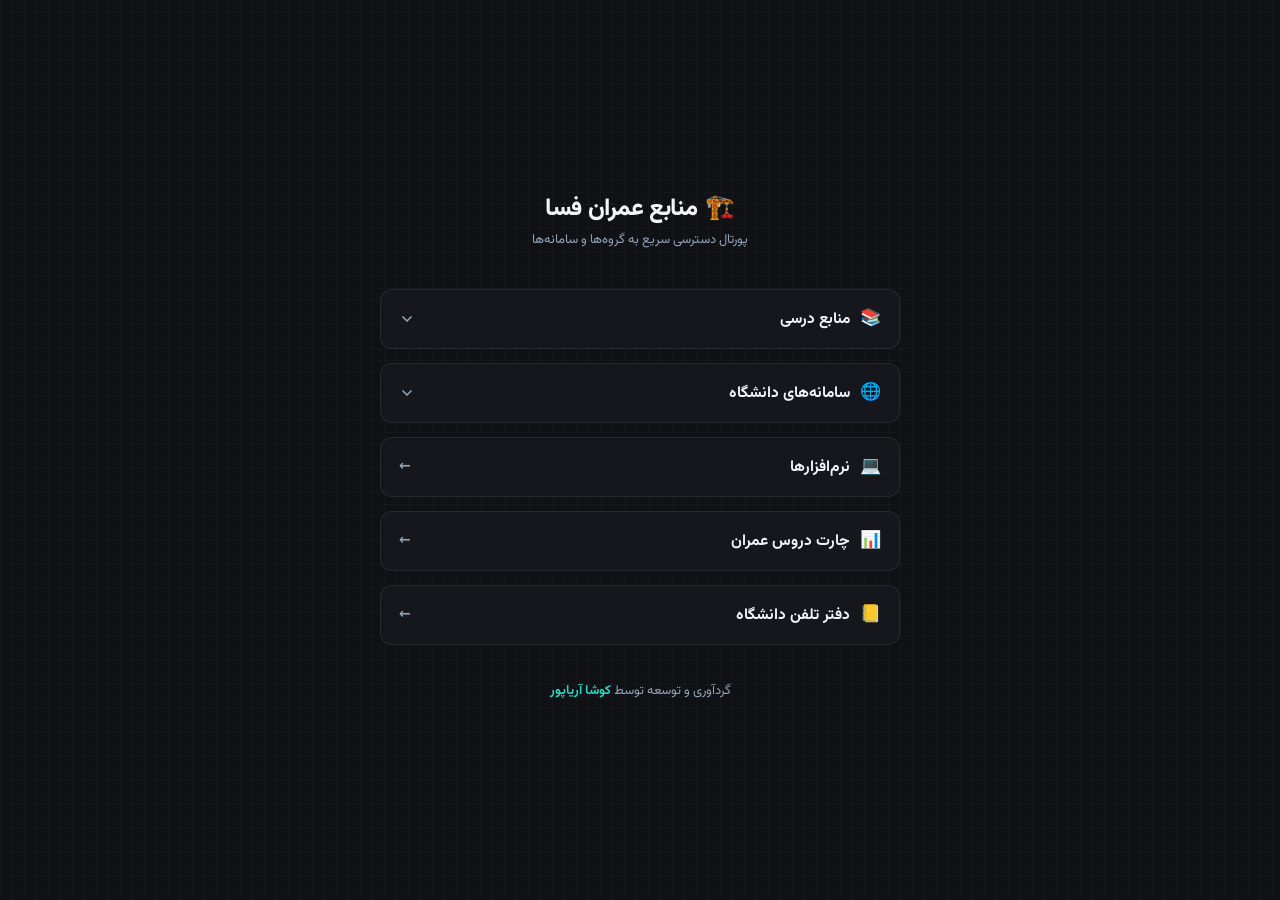
<file: index.html>
<!DOCTYPE html>
<html lang="fa" dir="rtl">
<head>
    <meta charset="UTF-8">
    <meta name="viewport" content="width=device-width, initial-scale=1.0, viewport-fit=cover">
    <title>منابع عمران فسا</title>
    <meta name="theme-color" content="#0f1115">

    <link rel="preconnect" href="https://fonts.googleapis.com">
    <link rel="preconnect" href="https://fonts.gstatic.com" crossorigin>
    <link href="https://fonts.googleapis.com/css2?family=Vazirmatn:wght@400;500;700;800&display=swap" rel="stylesheet">

    <script src="https://telegram.org/js/telegram-web-app.js" defer></script>
    <link rel="stylesheet" href="style.css">
    <script src="script.js" defer></script>
</head>
<body>

    <main class="container">
        <header>
            <h1 class="brand-title">
                <span aria-hidden="true">🏗️</span>
                <span>منابع عمران فسا</span>
            </h1>
            <p class="brand-subtitle">پورتال دسترسی سریع به گروه‌ها و سامانه‌ها</p>
        </header>

        <section class="accordion-group">
            <button type="button" class="btn-trigger" aria-expanded="false" aria-controls="menu-study" onclick="toggleAccordion(this, 'menu-study')">
                <span class="btn-title">
                    <span class="icon" aria-hidden="true">📚</span>
                    <span>منابع درسی</span>
                </span>
                <svg class="chevron" viewBox="0 0 24 24" aria-hidden="true">
                    <polyline points="6 9 12 15 18 9"></polyline>
                </svg>
            </button>
            <div id="menu-study" class="submenu-content">
                <div class="submenu-inner">
                    <button type="button" class="item-btn" onclick="openTopic('https://t.me/CivilFasa_resources/2')">
                        <span>🧑‍🔬 فیزیک / استاتیک / دینامیک</span>
                        <span class="link-arrow" aria-hidden="true">←</span>
                    </button>
                    <button type="button" class="item-btn" onclick="openTopic('https://t.me/CivilFasa_resources/295')">
                        <span>📋 نظام مهندسی</span>
                        <span class="link-arrow" aria-hidden="true">←</span>
                    </button>
                    <button type="button" class="item-btn" onclick="openTopic('https://t.me/CivilFasa_resources/498')">
                        <span>🏗️ مقاومت مصالح</span>
                        <span class="link-arrow" aria-hidden="true">←</span>
                    </button>
                    <button type="button" class="item-btn" onclick="openTopic('https://t.me/CivilFasa_resources/93')">
                        <span>🛠️ دروس عملی و کارآموزی</span>
                        <span class="link-arrow" aria-hidden="true">←</span>
                    </button>
                    <button type="button" class="item-btn" onclick="openTopic('https://t.me/CivilFasa_resources/3')">
                        <span>📐 ریاضی / آمار / دیفرانسیل</span>
                        <span class="link-arrow" aria-hidden="true">←</span>
                    </button>
                    <button type="button" class="item-btn" onclick="openTopic('https://t.me/CivilFasa_resources/6')">
                        <span>📏 نقشه‌کشی / معماری / نقشه‌برداری</span>
                        <span class="link-arrow" aria-hidden="true">←</span>
                    </button>
                    <button type="button" class="item-btn" onclick="openTopic('https://t.me/CivilFasa_resources/80')">
                        <span>🪨 زمین‌شناسی / مصالح / بتن</span>
                        <span class="link-arrow" aria-hidden="true">←</span>
                    </button>
                </div>
            </div>
        </section>

        <section class="accordion-group">
            <button type="button" class="btn-trigger" aria-expanded="false" aria-controls="menu-systems" onclick="toggleAccordion(this, 'menu-systems')">
                <span class="btn-title">
                    <span class="icon" aria-hidden="true">🌐</span>
                    <span>سامانه‌های دانشگاه</span>
                </span>
                <svg class="chevron" viewBox="0 0 24 24" aria-hidden="true">
                    <polyline points="6 9 12 15 18 9"></polyline>
                </svg>
            </button>
            <div id="menu-systems" class="submenu-content">
                <div class="submenu-inner">
                    <button type="button" class="item-btn" onclick="openExternal('https://food.fasau.ac.ir/')">
                        <span>🍽️ کالینان (سامانه غذا)</span>
                        <span class="link-arrow" aria-hidden="true">↗</span>
                    </button>
                    <button type="button" class="item-btn" onclick="openExternal('https://pershiess.fasau.ac.ir/')">
                        <span>📖 اتوماسیون (آموزش)</span>
                        <span class="link-arrow" aria-hidden="true">↗</span>
                    </button>
                    <button type="button" class="item-btn" onclick="openExternal('http://online.fasau.ac.ir/')">
                        <span>💻 مودل (امتحانات)</span>
                        <span class="link-arrow" aria-hidden="true">↗</span>
                    </button>
                    <button type="button" class="item-btn" onclick="openExternal('https://ja-ostadi.ir/')">
                        <span>👨‍🏫 جا استادی</span>
                        <span class="link-arrow" aria-hidden="true">↗</span>
                    </button>
                </div>
            </div>
        </section>

        <div class="accordion-group single-btn">
            <button type="button" class="btn-trigger" onclick="navigateTo('software.html')">
                <span class="btn-title">
                    <span class="icon" aria-hidden="true">💻</span>
                    <span>نرم‌افزارها</span>
                </span>
                <span class="link-arrow" aria-hidden="true">←</span>
            </button>
        </div>

        <div class="accordion-group single-btn">
            <button type="button" class="btn-trigger" onclick="openChart()">
                <span class="btn-title">
                    <span class="icon" aria-hidden="true">📊</span>
                    <span>چارت دروس عمران</span>
                </span>
                <span class="link-arrow" aria-hidden="true">←</span>
            </button>
        </div>

        <div class="accordion-group single-btn">
            <button type="button" class="btn-trigger" onclick="navigateTo('phoneBook.html')">
                <span class="btn-title">
                    <span class="icon" aria-hidden="true">📒</span>
                    <span>دفتر تلفن دانشگاه</span>
                </span>
                <span class="link-arrow" aria-hidden="true">←</span>
            </button>
        </div>

        <footer class="app-footer">
            گردآوری و توسعه توسط <strong>کوشا آریاپور</strong>
        </footer>
    </main>

    <div id="chartModal" class="chart-modal" role="dialog" aria-modal="true" aria-labelledby="chartModalTitle" aria-hidden="true">
        <div class="chart-modal-bar">
            <button type="button" class="chart-back-btn" onclick="closeChart()">→ بازگشت</button>
            <span id="chartModalTitle" class="chart-modal-title">چارت دروس عمران</span>
            <span class="chart-modal-spacer" aria-hidden="true"></span>
        </div>
        <iframe id="chartFrame" class="chart-frame" loading="lazy" title="چارت دروس عمران"></iframe>
    </div>

</body>
</html>
</file>
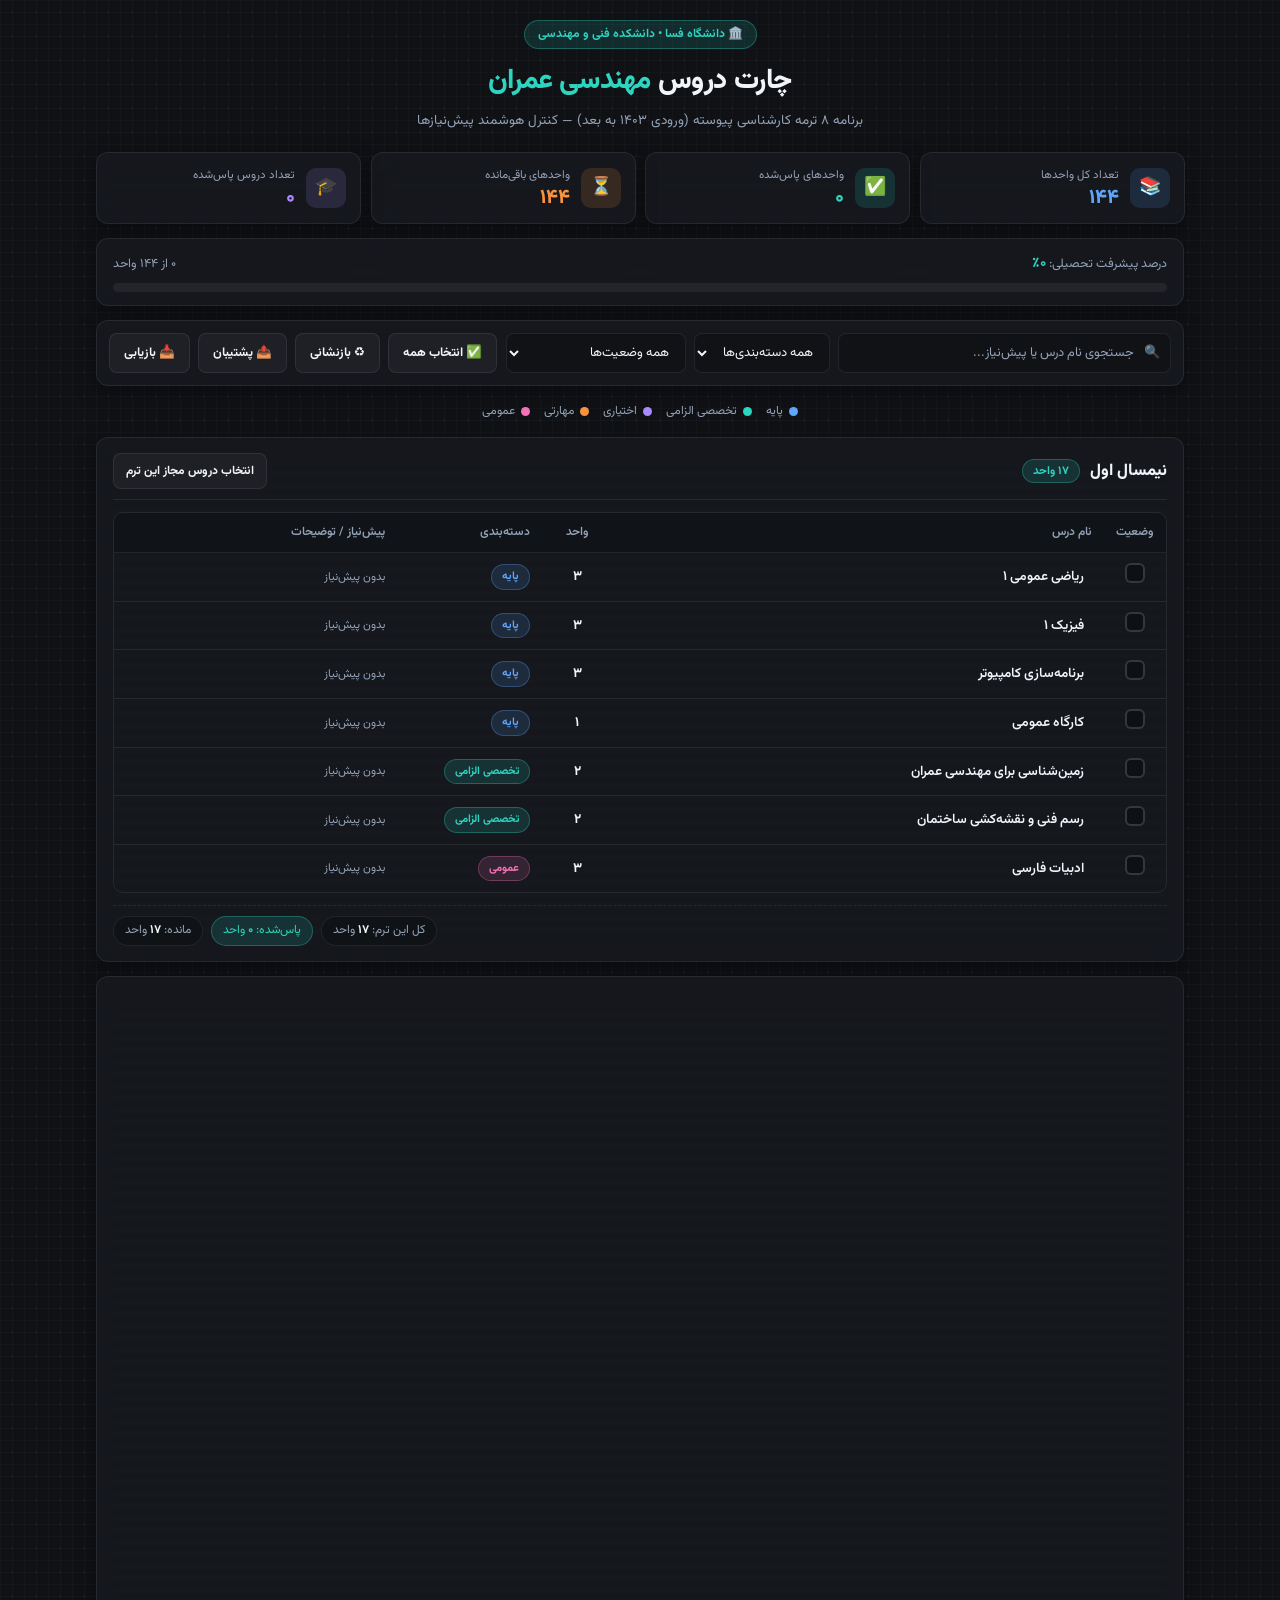
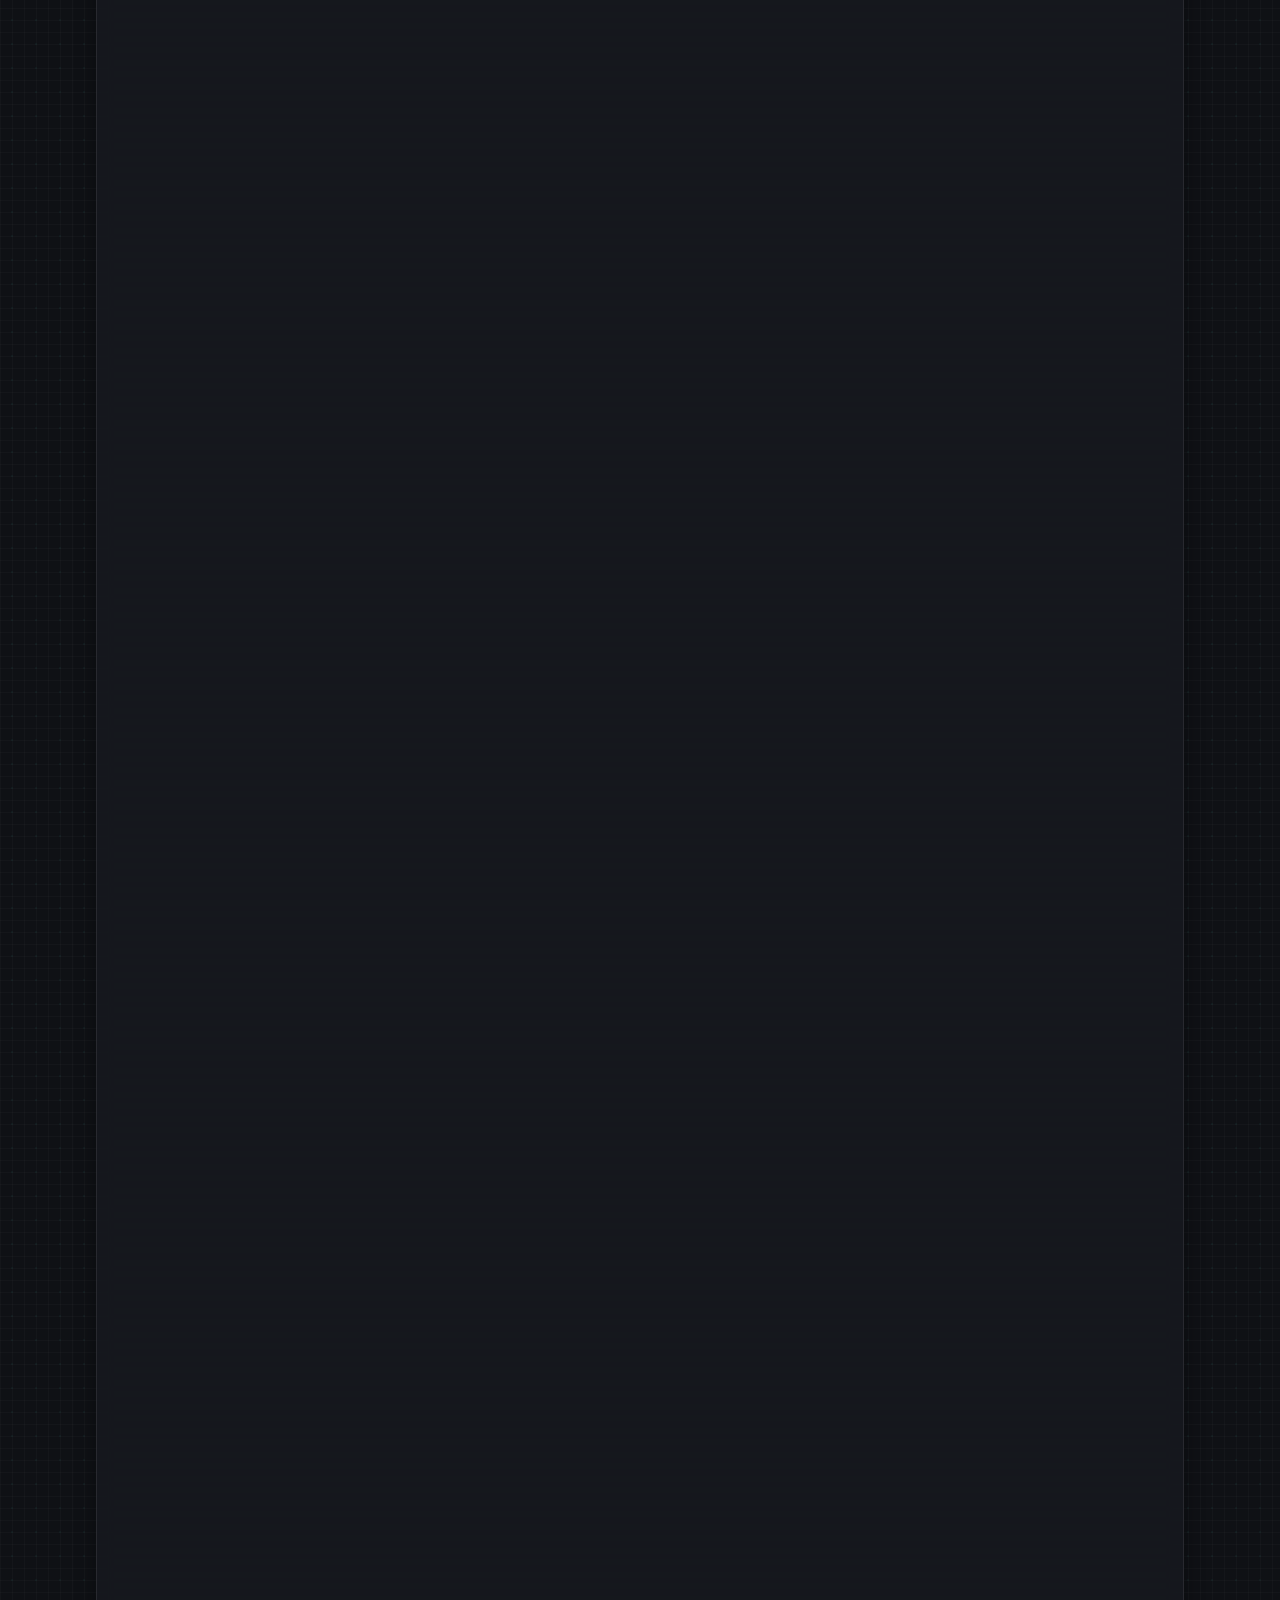
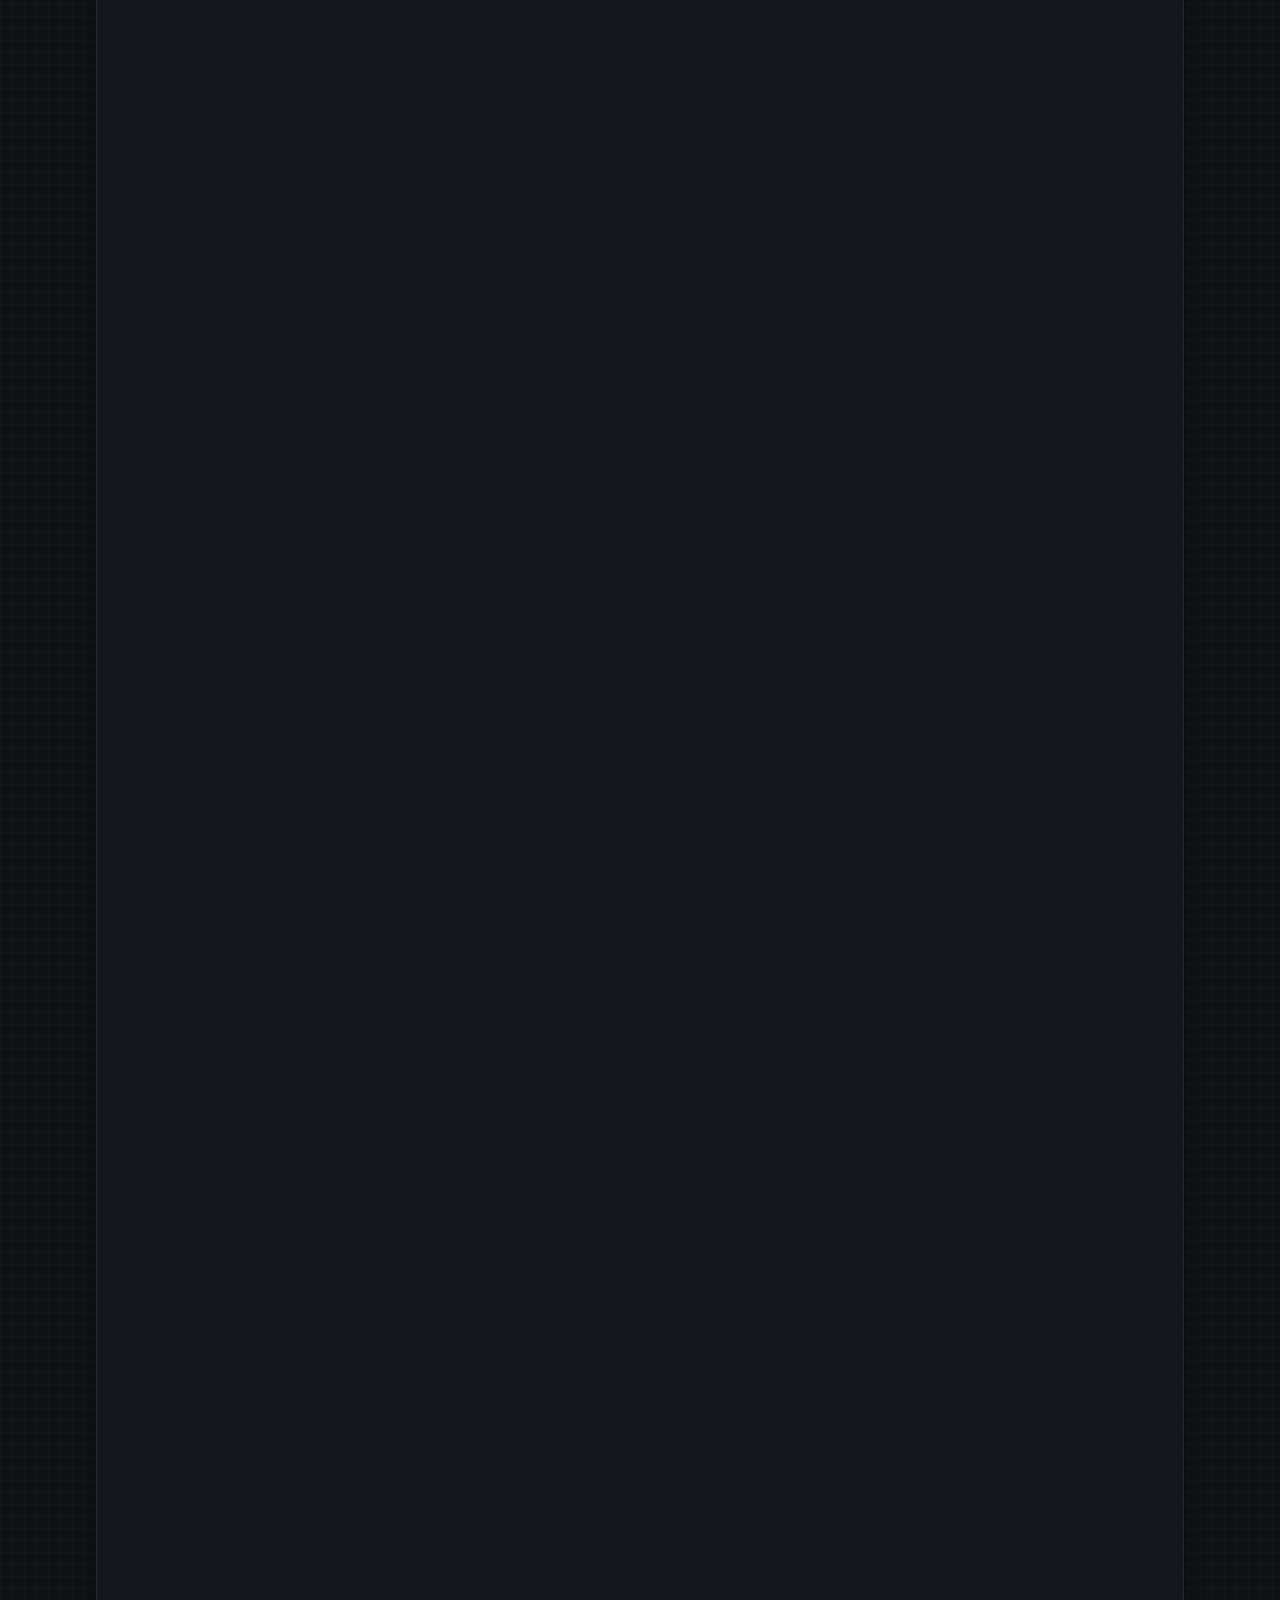
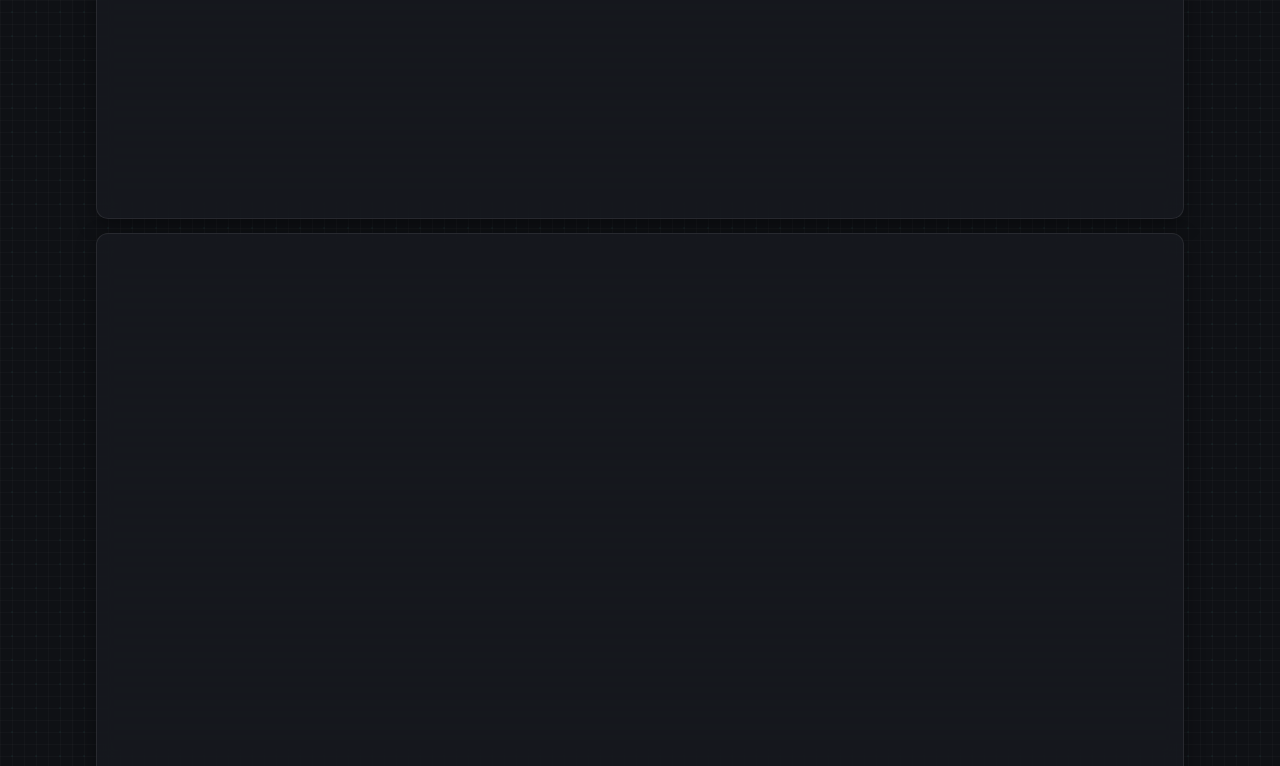
<file: chart.html>
<!DOCTYPE html>
<html lang="fa" dir="rtl">
<head>
<meta charset="UTF-8" />
<meta name="viewport" content="width=device-width, initial-scale=1.0, viewport-fit=cover" />
<title>چارت دروس مهندسی عمران - دانشگاه فسا</title>
<meta name="theme-color" content="#0f1115" />

<link rel="preconnect" href="https://fonts.googleapis.com" />
<link rel="preconnect" href="https://fonts.gstatic.com" crossorigin />
<link href="https://fonts.googleapis.com/css2?family=Vazirmatn:wght@400;500;700;800&display=swap" rel="stylesheet" />

<style>
  :root {
    --bg: #0f1115;
    --panel: rgba(24, 26, 32, 0.78);
    --panel-solid: #181a20;
    --border: rgba(255, 255, 255, 0.08);
    --border-strong: rgba(255, 255, 255, 0.16);
    --text: #f1f5f9;
    --muted: #94a3b8;

    /* Primary: teal/mint */
    --primary: #2dd4bf;
    --primary-light: #5eead4;
    --primary-dark: #14b8a6;
    --primary-glow: rgba(45, 212, 191, 0.14);

    /* Type spectrum */
    --blue: #60a5fa;
    --violet: #a78bfa;
    --orange: #fb923c;
    --pink: #f472b6;
    --red: #f87171;

    --shadow: 0 6px 20px rgba(0, 0, 0, 0.35);
    --radius: 12px;

    --ease-out-expo: cubic-bezier(0.16, 1, 0.3, 1);
    --ease-out-soft: cubic-bezier(0.22, 1, 0.36, 1);
    --ease-spring: cubic-bezier(0.34, 1.56, 0.64, 1);
  }

  *, *::before, *::after {
    box-sizing: border-box;
    font-family: "Vazirmatn", system-ui, -apple-system, sans-serif;
    -webkit-tap-highlight-color: transparent;
  }

  html, body {
    overflow-x: hidden;
    max-width: 100%;
    -webkit-text-size-adjust: 100%;
  }

  body {
    margin: 0;
    padding: 0;
    background-color: var(--bg);
    background-image:
      radial-gradient(rgba(45, 212, 191, 0.045) 1px, transparent 0),
      linear-gradient(to right, rgba(255, 255, 255, 0.018) 1px, transparent 1px),
      linear-gradient(to bottom, rgba(255, 255, 255, 0.018) 1px, transparent 1px);
    background-size: 24px 24px, 12px 12px, 12px 12px;
    color: var(--text);
    line-height: 1.6;
    min-height: 100vh;
    min-height: 100dvh;
  }

  .container {
    max-width: 1120px;
    margin: 0 auto;
    padding:
      max(20px, env(safe-area-inset-top))
      max(16px, env(safe-area-inset-right))
      max(44px, env(safe-area-inset-bottom))
      max(16px, env(safe-area-inset-left));
  }

  header {
    text-align: center;
    margin-bottom: 20px;
    animation: headerEnter 0.7s var(--ease-out-expo) both;
  }

  @keyframes headerEnter {
    from { opacity: 0; transform: translateY(10px); }
    to   { opacity: 1; transform: translateY(0); }
  }

  .university-pill {
    display: inline-flex;
    align-items: center;
    gap: 6px;
    background: var(--primary-glow);
    border: 1px solid rgba(45, 212, 191, 0.32);
    color: var(--primary);
    padding: 4px 13px;
    border-radius: 999px;
    font-size: 12px;
    font-weight: 700;
    margin-bottom: 10px;
  }

  h1 {
    margin: 0 0 6px 0;
    font-size: clamp(19px, 4.2vw, 28px);
    font-weight: 800;
    color: var(--text);
    letter-spacing: -0.4px;
  }

  h1 span { color: var(--primary); }

  .subtitle {
    color: var(--muted);
    font-size: clamp(12px, 3vw, 13.5px);
    margin: 0;
  }

  /* ─── کارت‌های آماری ─── */
  .stats {
    display: grid;
    grid-template-columns: repeat(4, 1fr);
    gap: 10px;
    margin-bottom: 14px;
  }

  .stat-card {
    background: var(--panel);
    backdrop-filter: blur(10px);
    -webkit-backdrop-filter: blur(10px);
    border: 1px solid var(--border);
    border-radius: var(--radius);
    padding: 13px 14px;
    display: flex;
    align-items: center;
    gap: 11px;
    box-shadow: var(--shadow);
    transition: transform 0.4s var(--ease-out-expo), border-color 0.3s var(--ease-out-soft), box-shadow 0.3s var(--ease-out-soft);
    will-change: transform;
    animation: cardEnter 0.6s var(--ease-out-expo) both;
  }

  @keyframes cardEnter {
    from { opacity: 0; transform: translateY(8px); }
    to   { opacity: 1; transform: translateY(0); }
  }

  .stat-card:nth-child(1) { animation-delay: 0.05s; }
  .stat-card:nth-child(2) { animation-delay: 0.10s; }
  .stat-card:nth-child(3) { animation-delay: 0.15s; }
  .stat-card:nth-child(4) { animation-delay: 0.20s; }

  @media (hover: hover) {
    .stat-card:hover {
      transform: translateY(-3px);
      border-color: rgba(45, 212, 191, 0.35);
      box-shadow: 0 10px 28px rgba(0, 0, 0, 0.42);
    }
  }

  .stat-icon {
    width: 40px;
    height: 40px;
    border-radius: 10px;
    display: flex;
    align-items: center;
    justify-content: center;
    font-size: 18px;
    flex-shrink: 0;
  }

  .stat-card.total .stat-icon     { background: rgba(96, 165, 250, 0.14); color: var(--blue); }
  .stat-card.passed .stat-icon    { background: rgba(45, 212, 191, 0.14); color: var(--primary); }
  .stat-card.remaining .stat-icon { background: rgba(251, 146, 60, 0.14); color: var(--orange); }
  .stat-card.courses .stat-icon   { background: rgba(167, 139, 250, 0.14); color: var(--violet); }

  .stat-info { text-align: right; min-width: 0; }

  .stat-card .label {
    color: var(--muted);
    font-size: 11.5px;
    margin-bottom: 2px;
  }

  .stat-card .value {
    font-size: 20px;
    font-weight: 800;
    line-height: 1.2;
  }

  .stat-card.total .value     { color: var(--blue); }
  .stat-card.passed .value    { color: var(--primary); }
  .stat-card.remaining .value { color: var(--orange); }
  .stat-card.courses .value   { color: var(--violet); }

  /* ─── نوار پیشرفت ─── */
  .progress-wrap {
    background: var(--panel);
    backdrop-filter: blur(10px);
    -webkit-backdrop-filter: blur(10px);
    border: 1px solid var(--border);
    border-radius: var(--radius);
    padding: 13px 16px;
    margin-bottom: 14px;
    box-shadow: var(--shadow);
    animation: cardEnter 0.6s var(--ease-out-expo) 0.25s both;
  }

  .progress-info {
    display: flex;
    justify-content: space-between;
    align-items: center;
    font-size: 12.5px;
    color: var(--muted);
    margin-bottom: 8px;
  }

  .progress-info strong {
    color: var(--primary);
    font-size: 14.5px;
  }

  .progress-bar {
    width: 100%;
    height: 9px;
    background: rgba(255, 255, 255, 0.06);
    border-radius: 999px;
    overflow: hidden;
  }

  .progress-fill {
    height: 100%;
    width: 0%;
    background: linear-gradient(90deg, var(--primary-dark), var(--primary));
    border-radius: 999px;
    transition: width 0.75s var(--ease-out-expo);
  }

  /* ─── نوار جستجو و فیلتر ─── */
  .controls-bar {
    background: var(--panel);
    backdrop-filter: blur(10px);
    -webkit-backdrop-filter: blur(10px);
    border: 1px solid var(--border);
    border-radius: var(--radius);
    padding: 12px;
    margin-bottom: 16px;
    display: flex;
    flex-wrap: wrap;
    gap: 9px;
    align-items: center;
    justify-content: space-between;
    box-shadow: var(--shadow);
    animation: cardEnter 0.6s var(--ease-out-expo) 0.3s both;
  }

  .search-filters {
    display: flex;
    flex-wrap: wrap;
    gap: 8px;
    flex: 1;
  }

  .search-box {
    position: relative;
    flex: 1;
    min-width: 180px;
  }

  .search-box input {
    width: 100%;
    min-height: 40px;
    background: rgba(15, 17, 21, 0.7);
    border: 1px solid var(--border);
    color: var(--text);
    padding: 8px 36px 8px 12px;
    border-radius: 8px;
    font-size: 13px;
    outline: none;
    transition: border-color 0.28s var(--ease-out-soft), box-shadow 0.28s var(--ease-out-soft);
  }

  .search-box input::placeholder { color: var(--muted); }

  .search-box input:focus {
    border-color: rgba(45, 212, 191, 0.45);
    box-shadow: 0 0 0 3px var(--primary-glow);
  }

  .search-box::before {
    content: "🔍";
    position: absolute;
    right: 11px;
    top: 50%;
    transform: translateY(-50%);
    font-size: 13px;
    opacity: 0.7;
    pointer-events: none;
  }

  select.filter-select {
    min-height: 40px;
    background: rgba(15, 17, 21, 0.7);
    border: 1px solid var(--border);
    color: var(--text);
    padding: 8px 12px;
    border-radius: 8px;
    font-size: 13px;
    outline: none;
    cursor: pointer;
    transition: border-color 0.28s var(--ease-out-soft);
  }

  select.filter-select:focus { border-color: rgba(45, 212, 191, 0.45); }

  .toolbar {
    display: flex;
    gap: 8px;
    flex-wrap: wrap;
  }

  button {
    min-height: 40px;
    background: var(--primary);
    color: #0a0e12;
    border: none;
    padding: 8px 14px;
    border-radius: 8px;
    cursor: pointer;
    font-size: 12.5px;
    font-weight: 700;
    display: inline-flex;
    align-items: center;
    gap: 6px;
    transition:
      background-color 0.24s var(--ease-out-soft),
      border-color 0.24s var(--ease-out-soft),
      color 0.2s ease,
      transform 0.18s var(--ease-spring),
      box-shadow 0.28s var(--ease-out-soft);
  }

  button:active { transform: scale(0.97); }

  button.secondary {
    background: rgba(255, 255, 255, 0.04);
    color: var(--text);
    border: 1px solid var(--border);
  }

  @media (hover: hover) {
    button.secondary:hover {
      background: rgba(45, 212, 191, 0.12);
      border-color: rgba(45, 212, 191, 0.35);
      color: var(--primary);
    }
    button.danger:hover {
      background: rgba(248, 113, 113, 0.14);
      border-color: rgba(248, 113, 113, 0.4);
      color: var(--red);
    }
  }

  .legend {
    display: flex;
    flex-wrap: wrap;
    gap: 8px 14px;
    justify-content: center;
    margin-bottom: 16px;
    font-size: 12px;
    color: var(--muted);
    animation: cardEnter 0.6s var(--ease-out-expo) 0.35s both;
  }

  .legend-item { display: flex; align-items: center; gap: 6px; }

  .dot {
    width: 9px;
    height: 9px;
    border-radius: 50%;
    display: inline-block;
  }

  /* ─── کارت ترم‌ها ─── */
  .term {
    background: var(--panel);
    backdrop-filter: blur(10px);
    -webkit-backdrop-filter: blur(10px);
    border: 1px solid var(--border);
    border-radius: var(--radius);
    padding: 15px 16px;
    margin-bottom: 14px;
    box-shadow: var(--shadow);
    transition: border-color 0.35s var(--ease-out-soft);
    content-visibility: auto;
    contain-intrinsic-size: 0 380px;
    animation: termEnter 0.65s var(--ease-out-expo) both;
  }

  @keyframes termEnter {
    from { opacity: 0; transform: translateY(10px); }
    to   { opacity: 1; transform: translateY(0); }
  }

  .term:nth-child(1) { animation-delay: 0.04s; }
  .term:nth-child(2) { animation-delay: 0.08s; }
  .term:nth-child(3) { animation-delay: 0.12s; }
  .term:nth-child(4) { animation-delay: 0.16s; }
  .term:nth-child(n+5) { animation-delay: 0.20s; }

  .term.term-completed { border-color: rgba(45, 212, 191, 0.42); }

  .term-header {
    display: flex;
    justify-content: space-between;
    align-items: center;
    flex-wrap: wrap;
    gap: 10px;
    margin-bottom: 12px;
    padding-bottom: 10px;
    border-bottom: 1px solid var(--border);
  }

  .term-title-group { display: flex; align-items: center; gap: 10px; }

  .term h2 {
    color: var(--text);
    margin: 0;
    font-size: 16.5px;
    font-weight: 800;
  }

  .term-units-pill {
    font-size: 11.5px;
    color: var(--primary);
    background: var(--primary-glow);
    border: 1px solid rgba(45, 212, 191, 0.3);
    padding: 2px 10px;
    border-radius: 999px;
    font-weight: 700;
  }

  .term-check-btn {
    min-height: 36px;
    padding: 6px 12px;
    font-size: 12px;
    border-radius: 8px;
  }

  .table-responsive {
    border-radius: 10px;
    border: 1px solid var(--border);
    overflow: hidden;
  }

  table {
    width: 100%;
    border-collapse: collapse;
    font-size: 13.5px;
  }

  th, td {
    padding: 10px 12px;
    text-align: right;
    border-bottom: 1px solid var(--border);
  }

  th {
    color: var(--muted);
    font-weight: 600;
    font-size: 12px;
    background: rgba(15, 17, 21, 0.65);
    white-space: nowrap;
  }

  tr:last-child td { border-bottom: none; }

  .course-row {
    transition: background-color 0.28s var(--ease-out-soft), opacity 0.28s var(--ease-out-soft);
    cursor: pointer;
  }

  @media (hover: hover) {
    .course-row:hover:not(.locked) { background: rgba(255, 255, 255, 0.035); }
    .course-row.passed-row:hover   { background: rgba(45, 212, 191, 0.15); }
  }

  .course-row.locked {
    opacity: 0.48;
    cursor: not-allowed;
    background: rgba(0, 0, 0, 0.2);
  }

  .course-row.passed-row { background: rgba(45, 212, 191, 0.1); }

  .course-name {
    font-weight: 600;
    color: var(--text);
    display: flex;
    align-items: center;
    gap: 8px;
    word-break: break-word;
  }

  .course-row.passed-row .course-name { color: var(--primary); }

  .lock-icon { font-size: 13px; flex-shrink: 0; }

  .chk-wrap {
    display: inline-flex;
    align-items: center;
    justify-content: center;
  }

  .chk {
    appearance: none;
    -webkit-appearance: none;
    width: 20px;
    height: 20px;
    border: 2px solid var(--border-strong);
    border-radius: 6px;
    background: rgba(15, 17, 21, 0.85);
    cursor: pointer;
    position: relative;
    transition:
      background-color 0.22s var(--ease-out-soft),
      border-color 0.22s var(--ease-out-soft),
      transform 0.16s var(--ease-spring);
    margin: 0;
  }

  .chk:active:not(:disabled) { transform: scale(0.88); }

  .chk:checked {
    background: var(--primary);
    border-color: var(--primary);
  }

  .chk:checked::after {
    content: "✓";
    position: absolute;
    color: #0a0e12;
    font-size: 13px;
    font-weight: 800;
    top: 50%;
    left: 50%;
    transform: translate(-50%, -50%);
  }

  .chk:disabled { cursor: not-allowed; opacity: 0.4; }

  .badge {
    display: inline-block;
    padding: 3px 10px;
    border-radius: 999px;
    font-size: 11px;
    font-weight: 700;
    white-space: nowrap;
    border: 1px solid transparent;
  }

  .badge-base  { background: rgba(96, 165, 250, 0.14); color: var(--blue);   border-color: rgba(96, 165, 250, 0.3); }
  .badge-core  { background: rgba(45, 212, 191, 0.14); color: var(--primary); border-color: rgba(45, 212, 191, 0.32); }
  .badge-opt   { background: rgba(167, 139, 250, 0.14); color: var(--violet); border-color: rgba(167, 139, 250, 0.3); }
  .badge-gen   { background: rgba(244, 114, 182, 0.14); color: var(--pink);   border-color: rgba(244, 114, 182, 0.3); }
  .badge-skill { background: rgba(251, 146, 60, 0.14); color: var(--orange);  border-color: rgba(251, 146, 60, 0.3); }

  .prereq-list {
    display: flex;
    flex-wrap: wrap;
    gap: 5px;
    align-items: center;
  }

  .prereq-tag {
    font-size: 11px;
    padding: 2px 8px;
    border-radius: 6px;
    background: rgba(255, 255, 255, 0.04);
    border: 1px solid var(--border);
    color: var(--muted);
    word-break: break-word;
    transition: background-color 0.32s var(--ease-out-soft), border-color 0.32s var(--ease-out-soft), color 0.32s var(--ease-out-soft);
  }

  .prereq-tag.met {
    background: var(--primary-glow);
    border-color: rgba(45, 212, 191, 0.35);
    color: var(--primary);
  }

  .note-tag {
    display: inline-flex;
    align-items: center;
    gap: 4px;
    color: var(--orange);
    font-size: 11px;
    background: rgba(251, 146, 60, 0.1);
    border: 1px solid rgba(251, 146, 60, 0.28);
    padding: 2px 8px;
    border-radius: 6px;
  }

  .term-footer {
    display: flex;
    flex-wrap: wrap;
    gap: 8px;
    justify-content: flex-end;
    margin-top: 12px;
    padding-top: 10px;
    border-top: 1px dashed var(--border);
    font-size: 12px;
  }

  .term-footer .chip {
    background: rgba(15, 17, 21, 0.65);
    border: 1px solid var(--border);
    padding: 4px 11px;
    border-radius: 999px;
    color: var(--muted);
  }

  .term-footer .chip strong { color: var(--text); }

  .term-footer .chip.done {
    background: var(--primary-glow);
    border-color: rgba(45, 212, 191, 0.32);
    color: var(--primary);
  }

  .term-footer .chip.done strong { color: var(--primary); }

  .empty-state {
    text-align: center;
    padding: 36px 20px;
    color: var(--muted);
    background: var(--panel);
    border: 1px dashed var(--border-strong);
    border-radius: var(--radius);
    display: none;
    font-size: 13.5px;
  }

  /* ─── Toast ─── */
  .toast {
    position: fixed;
    bottom: max(20px, env(safe-area-inset-bottom));
    left: 50%;
    transform: translateX(-50%) translateY(20px);
    background: var(--primary);
    color: #0a0e12;
    padding: 10px 18px;
    border-radius: 8px;
    font-size: 13px;
    font-weight: 800;
    box-shadow: 0 10px 25px rgba(0, 0, 0, 0.5);
    display: flex;
    align-items: center;
    gap: 8px;
    opacity: 0;
    visibility: hidden;
    pointer-events: none;
    transition:
      opacity 0.32s var(--ease-out-soft),
      transform 0.42s var(--ease-out-expo),
      visibility 0.32s var(--ease-out-soft);
    z-index: 999;
    white-space: nowrap;
  }

  .toast.show {
    opacity: 1;
    visibility: visible;
    transform: translateX(-50%) translateY(0);
  }

  footer {
    text-align: center;
    margin-top: 24px;
    padding-top: 16px;
    border-top: 1px solid var(--border);
    color: var(--muted);
    font-size: 12.5px;
  }

  footer strong { color: var(--primary); }

  @media (max-width: 860px) {
    .stats { grid-template-columns: repeat(2, 1fr); }
  }

  @media (max-width: 680px) {
    .stats { gap: 8px; }

    .stat-card { padding: 10px; gap: 8px; }

    .stat-icon { width: 34px; height: 34px; font-size: 16px; border-radius: 8px; }

    .stat-card .label { font-size: 11px; }
    .stat-card .value { font-size: 17px; }

    .controls-bar {
      flex-direction: column;
      align-items: stretch;
      padding: 10px;
    }

    .search-filters { flex-direction: column; }
    .search-box, select.filter-select { width: 100%; }

    .toolbar {
      display: grid;
      grid-template-columns: 1fr 1fr;
      gap: 8px;
    }

    .toolbar button {
      justify-content: center;
      padding: 9px 10px;
    }

    .term {
      padding: 12px 10px;
      margin-bottom: 12px;
      contain-intrinsic-size: 0 620px;
    }

    .term-header { flex-direction: column; align-items: flex-start; gap: 8px; }

    .term-check-btn { width: 100%; justify-content: center; }

    .table-responsive { border: none; border-radius: 0; }

    table, thead, tbody, th, td, tr {
      display: block;
      width: 100%;
    }

    thead { display: none; }

    tbody { display: flex; flex-direction: column; gap: 8px; }

    tr.course-row {
      display: grid;
      grid-template-columns: auto 1fr;
      grid-template-areas:
        "chk title"
        "meta meta"
        "prereq prereq";
      gap: 7px 10px;
      align-items: center;
      background: rgba(15, 17, 21, 0.55);
      border: 1px solid var(--border);
      border-radius: 10px;
      padding: 10px;
    }

    tr.course-row.passed-row {
      background: rgba(45, 212, 191, 0.1);
      border-color: rgba(45, 212, 191, 0.35);
    }

    tr.course-row.locked { background: rgba(0, 0, 0, 0.28); }

    td { border: none !important; padding: 0 !important; text-align: right !important; }

    td.col-chk { grid-area: chk; display: flex; align-items: center; }

    td.col-name { grid-area: title; }

    .course-name { font-size: 13.5px; line-height: 1.45; }

    td.col-units {
      grid-area: meta;
      justify-self: start;
      width: auto !important;
      display: inline-flex !important;
      align-items: center;
      background: rgba(255, 255, 255, 0.05);
      border: 1px solid var(--border) !important;
      padding: 3px 10px !important;
      border-radius: 999px;
      font-size: 11.5px;
      color: var(--text);
      white-space: nowrap;
    }

    td.col-units::after {
      content: " واحد";
      margin-right: 4px;
      font-weight: 400;
      color: var(--muted);
    }

    td.col-type {
      grid-area: meta;
      justify-self: end;
      width: auto !important;
      display: inline-flex !important;
      align-items: center;
    }

    td.col-prereq {
      grid-area: prereq;
      padding-top: 8px !important;
      margin-top: 2px;
      border-top: 1px dashed var(--border) !important;
    }

    .term-footer { justify-content: center; gap: 6px; }
    .term-footer .chip { font-size: 11px; padding: 4px 10px; }
  }

  @supports not ((backdrop-filter: blur(10px)) or (-webkit-backdrop-filter: blur(10px))) {
    .stat-card, .progress-wrap, .controls-bar, .term, .empty-state { background: var(--panel-solid); }
  }

  @media (prefers-reduced-motion: reduce) {
    *, *::before, *::after {
      animation-duration: 0.01ms !important;
      animation-iteration-count: 1 !important;
      transition-duration: 0.01ms !important;
    }
  }
</style>
</head>
<body>

<div class="container">
  <header>
    <div class="university-pill">🏛️ دانشگاه فسا • دانشکده فنی و مهندسی</div>
    <h1>چارت دروس <span>مهندسی عمران</span></h1>
    <p class="subtitle">برنامه ۸ ترمه کارشناسی پیوسته (ورودی ۱۴۰۳ به بعد) — کنترل هوشمند پیش‌نیازها</p>
  </header>

  <div class="stats" id="stats">
    <div class="stat-card total">
      <div class="stat-icon">📚</div>
      <div class="stat-info">
        <div class="label">تعداد کل واحدها</div>
        <div class="value" id="statTotal">۰</div>
      </div>
    </div>
    <div class="stat-card passed">
      <div class="stat-icon">✅</div>
      <div class="stat-info">
        <div class="label">واحدهای پاس‌شده</div>
        <div class="value" id="statPassed">۰</div>
      </div>
    </div>
    <div class="stat-card remaining">
      <div class="stat-icon">⏳</div>
      <div class="stat-info">
        <div class="label">واحدهای باقی‌مانده</div>
        <div class="value" id="statRemaining">۰</div>
      </div>
    </div>
    <div class="stat-card courses">
      <div class="stat-icon">🎓</div>
      <div class="stat-info">
        <div class="label">تعداد دروس پاس‌شده</div>
        <div class="value" id="statCourses">۰</div>
      </div>
    </div>
  </div>

  <div class="progress-wrap" id="progressSection">
    <div class="progress-info">
      <span>درصد پیشرفت تحصیلی: <strong id="progressPct">۰٪</strong></span>
      <span id="progressText">۰ از ۰ واحد</span>
    </div>
    <div class="progress-bar"><div class="progress-fill" id="progressFill"></div></div>
  </div>

  <div class="controls-bar">
    <div class="search-filters">
      <div class="search-box">
        <input type="text" id="searchInput" placeholder="جستجوی نام درس یا پیش‌نیاز..." oninput="applyFilters()">
      </div>
      <select class="filter-select" id="typeFilter" onchange="applyFilters()">
        <option value="all">همه دسته‌بندی‌ها</option>
        <option value="پایه">دروس پایه</option>
        <option value="تخصصی الزامی">تخصصی الزامی</option>
        <option value="اختیاری">دروس اختیاری</option>
        <option value="مهارتی">دروس مهارتی</option>
        <option value="عمومی">دروس عمومی</option>
      </select>
      <select class="filter-select" id="statusFilter" onchange="applyFilters()">
        <option value="all">همه وضعیت‌ها</option>
        <option value="passed">پاس‌شده</option>
        <option value="unlocked">قابل اخذ (باز)</option>
        <option value="locked">قفل‌شده (نیازمند پیش‌نیاز)</option>
      </select>
    </div>

    <div class="toolbar">
      <button id="toggleAllBtn" class="secondary" onclick="toggleAll()">✅ انتخاب همه</button>
      <button class="secondary danger" onclick="resetAll()">♻️ بازنشانی</button>
      <button class="secondary" onclick="exportProgress()">📤 پشتیبان</button>
      <button class="secondary" onclick="importProgress()">📥 بازیابی</button>
    </div>
  </div>

  <div class="legend">
    <div class="legend-item"><span class="dot" style="background:#60a5fa;"></span> پایه</div>
    <div class="legend-item"><span class="dot" style="background:#2dd4bf;"></span> تخصصی الزامی</div>
    <div class="legend-item"><span class="dot" style="background:#a78bfa;"></span> اختیاری</div>
    <div class="legend-item"><span class="dot" style="background:#fb923c;"></span> مهارتی</div>
    <div class="legend-item"><span class="dot" style="background:#f472b6;"></span> عمومی</div>
  </div>

  <div id="emptyState" class="empty-state">
    هیچ درسی با فیلترهای انتخاب‌شده مطابقت ندارد.
  </div>

  <div id="chart"></div>

  <footer>
    گردآوری و توسعه توسط <strong>کوشا آریاپور</strong> • ذخیره خودکار در مرورگر فعال است
  </footer>
</div>

<div class="toast" id="toast" role="status" aria-live="polite">💾 تغییرات ذخیره شد</div>

<script>
const STORAGE_KEY = "fasa_civil_chart_v3";
const OLD_STORAGE_KEYS = ["fasa_civil_chart_v2", "fasa_civil_chart_v1"];
const parentTg = window.parent?.Telegram?.WebApp || window.Telegram?.WebApp;

function triggerHaptic(style = "light") {
  if (parentTg?.HapticFeedback?.impactOccurred) {
    parentTg.HapticFeedback.impactOccurred(style);
  }
}

const terms = [
  { title: "نیمسال اول", courses: [
    { name: "ریاضی عمومی ۱", units: 3, type: "پایه", prereq: [] },
    { name: "فیزیک ۱", units: 3, type: "پایه", prereq: [] },
    { name: "برنامه‌سازی کامپیوتر", units: 3, type: "پایه", prereq: [] },
    { name: "کارگاه عمومی", units: 1, type: "پایه", prereq: [] },
    { name: "زمین‌شناسی برای مهندسی عمران", units: 2, type: "تخصصی الزامی", prereq: [] },
    { name: "رسم فنی و نقشه‌کشی ساختمان", units: 2, type: "تخصصی الزامی", prereq: [] },
    { name: "ادبیات فارسی", units: 3, type: "عمومی", prereq: [] },
  ]},
  { title: "نیمسال دوم", courses: [
    { name: "ریاضی عمومی ۲", units: 3, type: "پایه", prereq: ["ریاضی عمومی ۱"] },
    { name: "آمار و احتمال مهندسی", units: 3, type: "پایه", prereq: ["ریاضی عمومی ۱"] },
    { name: "آز فیزیک ۱", units: 1, type: "پایه", prereq: ["فیزیک ۱"] },
    { name: "استاتیک", units: 3, type: "تخصصی الزامی", prereq: ["ریاضی عمومی ۱"] },
    { name: "مصالح و فرآورده‌های ساختمانی", units: 2, type: "تخصصی الزامی", prereq: ["زمین‌شناسی برای مهندسی عمران"] },
    { name: "مبانی معماری و شهرسازی", units: 2, type: "تخصصی الزامی", prereq: ["رسم فنی و نقشه‌کشی ساختمان"] },
    { name: "آشنایی با رشته مهندسی عمران (کاربینی)", units: 1, type: "مهارتی", prereq: [] },
    { name: "آیین زندگی (اخلاق کاربردی)", units: 2, type: "عمومی", prereq: [] },
    { name: "زبان خارجی (انگلیسی)", units: 3, type: "عمومی", prereq: [] },
  ]},
  { title: "نیمسال سوم", courses: [
    { name: "معادلات دیفرانسیل", units: 3, type: "پایه", prereq: ["ریاضی عمومی ۲"] },
    { name: "مکانیک جامدات ۱", units: 3, type: "تخصصی الزامی", prereq: ["استاتیک"] },
    { name: "دینامیک", units: 2, type: "تخصصی الزامی", prereq: ["استاتیک"] },
    { name: "نقشه‌برداری و عملیات", units: 2, type: "تخصصی الزامی", prereq: ["ریاضی عمومی ۱"] },
    { name: "مهندسی محیط زیست", units: 2, type: "تخصصی الزامی", prereq: [] },
    { name: "تکنولوژی بتن", units: 2, type: "تخصصی الزامی", prereq: ["مصالح و فرآورده‌های ساختمانی"] },
    { name: "اندیشه اسلامی ۱ (مبدأ و معاد)", units: 2, type: "عمومی", prereq: [] },
    { name: "تربیت بدنی", units: 1, type: "عمومی", prereq: [] },
  ]},
  { title: "نیمسال چهارم", courses: [
    { name: "محاسبات عددی", units: 2, type: "پایه", prereq: ["معادلات دیفرانسیل"] },
    { name: "تحلیل سازه ۱", units: 3, type: "تخصصی الزامی", prereq: ["مکانیک جامدات ۱"] },
    { name: "مکانیک سیالات", units: 3, type: "تخصصی الزامی", prereq: ["دینامیک"] },
    { name: "مکانیک خاک", units: 3, type: "تخصصی الزامی", prereq: ["مکانیک جامدات ۱", "زمین‌شناسی برای مهندسی عمران"] },
    { name: "آزمایشگاه مکانیک خاک", units: 1, type: "تخصصی الزامی", prereq: ["مکانیک خاک"] },
    { name: "اقتصاد پروژه‌های عمرانی", units: 2, type: "تخصصی الزامی", prereq: [] },
    { name: "هوش مصنوعی و تحول دیجیتال", units: 2, type: "تخصصی الزامی", prereq: ["برنامه‌سازی کامپیوتر", "آمار و احتمال مهندسی"] },
    { name: "انقلاب اسلامی ایران", units: 2, type: "عمومی", prereq: [] },
  ]},
  { title: "نیمسال پنجم", courses: [
    { name: "اصول مهندسی آب و فاضلاب", units: 2, type: "تخصصی الزامی", prereq: ["مکانیک سیالات", "مهندسی محیط زیست"] },
    { name: "طرح هندسی راه", units: 2, type: "تخصصی الزامی", prereq: ["نقشه‌برداری و عملیات", "مکانیک خاک"] },
    { name: "روسازی راه", units: 2, type: "تخصصی الزامی", prereq: ["مصالح و فرآورده‌های ساختمانی", "مکانیک خاک"] },
    { name: "سازه بتن آرمه ۱", units: 3, type: "تخصصی الزامی", prereq: ["تکنولوژی بتن", "تحلیل سازه ۱"] },
    { name: "سازه فولادی ۱", units: 3, type: "تخصصی الزامی", prereq: ["تحلیل سازه ۱"] },
    { name: "مهندسی پی", units: 2, type: "تخصصی الزامی", prereq: ["سازه بتن آرمه ۱", "مکانیک خاک"] },
    { name: "تحلیل سازه ۲ (مبانی مدل‌سازی)", units: 2, type: "اختیاری سازه", prereq: ["تحلیل سازه ۱", "محاسبات عددی"] },
    { name: "تاریخ تحلیلی صدر اسلام", units: 2, type: "عمومی", prereq: [] },
    { name: "آمادگی در برابر حوادث و سوانح", units: 0, type: "عمومی", prereq: [] },
    { name: "ورزش ۱", units: 1, type: "عمومی", prereq: [] },
  ]},
  { title: "نیمسال ششم", courses: [
    { name: "آزمایشگاه مصالح و فرآورده‌های ساختمانی", units: 1, type: "تخصصی الزامی", prereq: ["مصالح و فرآورده‌های ساختمانی"] },
    { name: "هیدرولیک و بناهای آبی", units: 3, type: "تخصصی الزامی", prereq: ["مکانیک سیالات", "مکانیک خاک"] },
    { name: "هیدرولوژی مهندسی", units: 2, type: "تخصصی الزامی", prereq: ["مکانیک سیالات", "آمار و احتمال مهندسی"] },
    { name: "سازه بتن آرمه ۲", units: 2, type: "تخصصی الزامی", prereq: ["سازه بتن آرمه ۱"] },
    { name: "سازه فولادی ۲", units: 2, type: "تخصصی الزامی", prereq: ["سازه فولادی ۱"] },
    { name: "اصول تصفیه آب و فاضلاب", units: 2, type: "اختیاری محیط زیست", prereq: ["اصول مهندسی آب و فاضلاب"] },
    { name: "مهارت‌های نرم شغلی", units: 2, type: "مهارتی", prereq: [] },
    { name: "کارآموزی ۱ (اخذ در تابستان)", units: 1, type: "مهارتی", prereq: [], note: "پس از گذراندن ۶۰ واحد" },
    { name: "اندیشه اسلامی ۲ (نبوت و امامت)", units: 2, type: "عمومی", prereq: ["اندیشه اسلامی ۱ (مبدأ و معاد)"] },
    { name: "علوم و معارف دفاع مقدس و مقاومت", units: 2, type: "عمومی", prereq: [] },
  ]},
  { title: "نیمسال هفتم", courses: [
    { name: "آزمایشگاه هیدرولیک و سیالات", units: 1, type: "تخصصی الزامی", prereq: ["هیدرولیک و بناهای آبی"] },
    { name: "اصول زلزله‌شناسی و مهندسی زلزله", units: 3, type: "تخصصی الزامی", prereq: ["تحلیل سازه ۱", "زمین‌شناسی برای مهندسی عمران"] },
    { name: "مقررات ملی ساختمان", units: 2, type: "اختیاری مصالح", prereq: [], note: "نیمسال هفتم به بعد" },
    { name: "روش‌های اجرای گود و سازه نگهبان", units: 2, type: "اختیاری خاک", prereq: ["مهندسی پی"] },
    { name: "بهسازی و تثبیت خاک", units: 2, type: "اختیاری خاک", prereq: ["مکانیک خاک"] },
    { name: "مهندسی ترافیک", units: 2, type: "اختیاری راه", prereq: ["طرح هندسی راه"] },
    { name: "مهندسی حمل و نقل", units: 2, type: "اختیاری راه", prereq: ["طرح هندسی راه", "آمار و احتمال مهندسی"] },
    { name: "ماشین‌های آبی", units: 2, type: "اختیاری آب", prereq: ["مکانیک سیالات"] },
    { name: "تفسیر موضوعی قرآن", units: 2, type: "عمومی", prereq: [] },
  ]},
  { title: "نیمسال هشتم", courses: [
    { name: "توسعه پایدار و آمایش سرزمین", units: 2, type: "تخصصی الزامی", prereq: [], note: "حداقل ۱۰۰ واحد گذرانده" },
    { name: "متره و برآورد و پروژه", units: 1, type: "تخصصی الزامی", prereq: ["سازه فولادی ۲"] },
    { name: "روش‌های اجرای ساختمان", units: 2, type: "تخصصی الزامی", prereq: ["سازه بتن آرمه ۲", "سازه فولادی ۲"] },
    { name: "پروژه سازه فولادی", units: 1, type: "تخصصی الزامی", prereq: ["سازه فولادی ۲"] },
    { name: "پروژه سازه بتن آرمه", units: 1, type: "تخصصی الزامی", prereq: ["سازه بتن آرمه ۲"] },
    { name: "سازه‌های بنایی", units: 2, type: "اختیاری سازه", prereq: ["پروژه سازه بتن آرمه"] },
    { name: "تحقیقات محلی", units: 2, type: "اختیاری خاک", prereq: ["آزمایشگاه مکانیک خاک"] },
    { name: "آب‌های زیرزمینی و آبخوان", units: 2, type: "اختیاری آب", prereq: ["هیدرولوژی مهندسی", "مکانیک خاک"] },
    { name: "کارآموزی ۲ (اخذ در تابستان)", units: 1, type: "مهارتی", prereq: ["کارآموزی ۱ (اخذ در تابستان)"] },
    { name: "دانش خانواده و جمعیت", units: 2, type: "عمومی", prereq: [] },
  ]}
];

const chartEl = document.getElementById("chart");
const allCourses = {};
let totalUnits = 0;
const termData = [];
let toastTimer = null;

function normalizeFa(s) {
  return String(s).toLowerCase()
    .replace(/[يى]/g, "ی")
    .replace(/[كک]/g, "ک")
    .replace(/[\u200C\u200E\u200F]/g, " ")
    .replace(/[ًٌٍَُِّْ]/g, "")
    .replace(/\s+/g, " ")
    .trim();
}

const typeBadgeCache = new Map();
function getBadgeClass(type) {
  let c = typeBadgeCache.get(type);
  if (c) return c;
  if (type === "پایه") c = "badge-base";
  else if (type === "تخصصی الزامی") c = "badge-core";
  else if (type.startsWith("اختیاری")) c = "badge-opt";
  else if (type === "مهارتی") c = "badge-skill";
  else c = "badge-gen";
  typeBadgeCache.set(type, c);
  return c;
}

const faDigits = "۰۱۲۳۴۵۶۷۸۹";
function toFa(n) {
  return String(n).replace(/\d/g, d => faDigits[d]);
}

function showToast(msg = "💾 تغییرات ذخیره شد") {
  const t = document.getElementById("toast");
  t.textContent = msg;
  t.classList.add("show");
  clearTimeout(toastTimer);
  toastTimer = setTimeout(() => t.classList.remove("show"), 1900);
}

let saveTimer = null;
function saveState() {
  clearTimeout(saveTimer);
  saveTimer = setTimeout(() => {
    const passed = [];
    for (const k in allCourses) if (allCourses[k].done) passed.push(k);
    try { localStorage.setItem(STORAGE_KEY, JSON.stringify(passed)); } catch (e) {}
  }, 250);
}

function loadState() {
  let raw = null;
  try { raw = localStorage.getItem(STORAGE_KEY); } catch (e) {}
  if (!raw) {
    // migration از نسخه‌های قدیمی‌تر
    for (const oldKey of OLD_STORAGE_KEYS) {
      let old = null;
      try { old = localStorage.getItem(oldKey); } catch (e) {}
      if (old) {
        raw = old;
        try {
          localStorage.setItem(STORAGE_KEY, old);
          localStorage.removeItem(oldKey);
        } catch (e) {}
        break;
      }
    }
  }
  try {
    const saved = JSON.parse(raw || "[]");
    if (Array.isArray(saved)) {
      for (const name of saved) {
        const o = allCourses[name];
        if (o) { o.done = true; o.checkbox.checked = true; }
      }
    }
  } catch (e) {}
}

function buildChart() {
  const frag = document.createDocumentFragment();

  terms.forEach((term, ti) => {
    const termTotalUnits = term.courses.reduce((s, c) => s + c.units, 0);
    totalUnits += termTotalUnits;

    const termDiv = document.createElement("div");
    termDiv.className = "term";

    const header = document.createElement("div");
    header.className = "term-header";
    header.innerHTML = `<div class="term-title-group"><h2>${term.title}</h2><span class="term-units-pill">${toFa(termTotalUnits)} واحد</span></div><button type="button" class="secondary term-check-btn" data-term="${ti}">انتخاب دروس مجاز این ترم</button>`;
    termDiv.appendChild(header);

    const tableWrap = document.createElement("div");
    tableWrap.className = "table-responsive";

    const table = document.createElement("table");
    table.innerHTML = `<thead><tr><th style="width:54px; text-align:center;">وضعیت</th><th>نام درس</th><th style="width:70px; text-align:center;">واحد</th><th style="width:145px;">دسته‌بندی</th><th>پیش‌نیاز / توضیحات</th></tr></thead>`;
    const tbody = document.createElement("tbody");
    const rowFrag = document.createDocumentFragment();

    term.courses.forEach(c => {
      const tr = document.createElement("tr");
      tr.className = "course-row";

      let prereqHtml = '<div class="prereq-list">';
      if (c.prereq.length) {
        for (const p of c.prereq) prereqHtml += `<span class="prereq-tag" data-prereq="${p}">${p}</span>`;
      } else {
        prereqHtml += '<span style="color:var(--muted); font-size:11.5px;">بدون پیش‌نیاز</span>';
      }
      if (c.note) prereqHtml += `<span class="note-tag">📌 ${c.note}</span>`;
      prereqHtml += '</div>';

      tr.innerHTML = `<td class="col-chk" style="text-align:center;"><div class="chk-wrap"><input type="checkbox" class="chk" aria-label="${c.name}"></div></td><td class="col-name"><div class="course-name"><span class="lock-icon"></span><span>${c.name}</span></div></td><td class="col-units" style="text-align:center; font-weight:700;">${toFa(c.units)}</td><td class="col-type"><span class="badge ${getBadgeClass(c.type)}">${c.type}</span></td><td class="col-prereq">${prereqHtml}</td>`;

      const cb = tr.querySelector(".chk");

      allCourses[c.name] = {
        name: c.name,
        type: c.type,
        rowEl: tr,
        prereq: c.prereq,
        units: c.units,
        done: false,
        unlocked: true,
        checkbox: cb,
        lockIcon: tr.querySelector(".lock-icon"),
        prereqTags: tr.querySelectorAll(".prereq-tag"),
        termIndex: ti,
        normalizedName: normalizeFa(c.name),
        normalizedType: normalizeFa(c.type),
        normalizedPrereq: c.prereq.map(normalizeFa)
      };

      rowFrag.appendChild(tr);
    });

    tbody.appendChild(rowFrag);
    table.appendChild(tbody);
    tableWrap.appendChild(table);
    termDiv.appendChild(tableWrap);

    const footer = document.createElement("div");
    footer.className = "term-footer";
    footer.innerHTML = `<span class="chip">کل این ترم: <strong class="tf-total">${toFa(termTotalUnits)}</strong> واحد</span><span class="chip done">پاس‌شده: <strong class="tf-passed">۰</strong> واحد</span><span class="chip">مانده: <strong class="tf-rem">${toFa(termTotalUnits)}</strong> واحد</span>`;
    termDiv.appendChild(footer);

    termData.push({
      div: termDiv, footer,
      passedEl: footer.querySelector(".tf-passed"),
      remEl: footer.querySelector(".tf-rem"),
      totalUnits: termTotalUnits
    });
    frag.appendChild(termDiv);
  });

  chartEl.appendChild(frag);

  chartEl.addEventListener("click", e => {
    const termBtn = e.target.closest(".term-check-btn");
    if (termBtn) {
      triggerHaptic("light");
      toggleTerm(+termBtn.dataset.term);
      return;
    }

    const row = e.target.closest(".course-row");
    if (!row || e.target.tagName === "INPUT") return;
    const cb = row.querySelector(".chk");
    if (cb && !cb.disabled) {
      cb.checked = !cb.checked;
      cb.dispatchEvent(new Event("change", { bubbles: true }));
    }
  });

  chartEl.addEventListener("change", e => {
    if (!e.target.classList.contains("chk")) return;
    triggerHaptic("light");
    const row = e.target.closest(".course-row");
    const name = row.querySelector(".course-name span:last-child").textContent;
    const o = allCourses[name];
    if (!o) return;
    o.done = e.target.checked;
    if (!o.done) lockDependents(o.name);
    updateAll(true);
  });

  loadState();
  validateChartData();
  updateAll(false);
}

/* هشدار در کنسول اگر پیش‌نیاز نامعتبر باشد */
function validateChartData() {
  const names = new Set(Object.keys(allCourses));
  for (const n in allCourses) {
    for (const p of allCourses[n].prereq) {
      if (!names.has(p)) {
        console.warn(`[chart] پیش‌نیاز ناشناخته: "${p}" برای درس "${n}"`);
      }
    }
  }
}

function lockDependents(changedName) {
  const stack = [changedName];
  while (stack.length) {
    const name = stack.pop();
    for (const k in allCourses) {
      const o = allCourses[k];
      if (o.done && o.prereq.includes(name)) {
        o.done = false;
        o.checkbox.checked = false;
        stack.push(o.name);
      }
    }
  }
}

function updateAll(shouldSave) {
  let stateChanged = false;

  for (const k in allCourses) {
    const o = allCourses[k];
    let unlocked = true;
    for (const p of o.prereq) {
      const po = allCourses[p];
      if (!po || !po.done) { unlocked = false; break; }
    }
    o.unlocked = unlocked;
    if (!unlocked && o.done) {
      o.done = false;
      o.checkbox.checked = false;
      stateChanged = true;
    }
  }

  let dirty = true, guard = 0;
  while (dirty && guard++ < 20) {
    dirty = false;
    for (const k in allCourses) {
      const o = allCourses[k];
      if (o.done && !o.unlocked) {
        o.done = false;
        o.checkbox.checked = false;
        stateChanged = true;
        dirty = true;
      }
    }
    if (dirty) {
      for (const k in allCourses) {
        const o = allCourses[k];
        let u = true;
        for (const p of o.prereq) {
          const po = allCourses[p];
          if (!po || !po.done) { u = false; break; }
        }
        o.unlocked = u;
      }
    }
  }

  let passedUnits = 0, passedCourses = 0;
  const termPassed = new Array(termData.length).fill(0);

  for (const k in allCourses) {
    const o = allCourses[k];
    const row = o.rowEl;
    if (o.unlocked) {
      row.classList.remove("locked");
      o.checkbox.disabled = false;
      const want = o.done ? "✅" : "";
      if (o.lockIcon.textContent !== want) o.lockIcon.textContent = want;
    } else {
      row.classList.add("locked");
      o.checkbox.disabled = true;
      if (o.lockIcon.textContent !== "🔒") o.lockIcon.textContent = "🔒";
    }
    row.classList.toggle("passed-row", o.done);

    for (const tag of o.prereqTags) {
      const pName = tag.getAttribute("data-prereq");
      const po = allCourses[pName];
      tag.classList.toggle("met", !!(po && po.done));
    }

    if (o.done) {
      passedUnits += o.units;
      passedCourses++;
      termPassed[o.termIndex] += o.units;
    }
  }

  const remaining = totalUnits - passedUnits;
  const pct = totalUnits > 0 ? Math.round((passedUnits / totalUnits) * 100) : 0;

  document.getElementById("statTotal").textContent = toFa(totalUnits);
  document.getElementById("statPassed").textContent = toFa(passedUnits);
  document.getElementById("statRemaining").textContent = toFa(remaining);
  document.getElementById("statCourses").textContent = toFa(passedCourses);
  document.getElementById("progressPct").textContent = toFa(pct) + "٪";
  document.getElementById("progressText").textContent = `${toFa(passedUnits)} از ${toFa(totalUnits)} واحد`;
  document.getElementById("progressFill").style.width = pct + "%";

  for (let i = 0; i < termData.length; i++) {
    const td = termData[i];
    const p = termPassed[i];
    const rem = td.totalUnits - p;
    td.passedEl.textContent = toFa(p);
    td.remEl.textContent = toFa(rem);
    td.div.classList.toggle("term-completed", p === td.totalUnits && td.totalUnits > 0);
  }

  updateToggleButtonText();
  applyFilters();

  // ذخیره‌سازی: درخواست کاربر + اصلاح خودکار state (مثلاً حذف درسی که پیش‌نیازش نقض شده)
  if (shouldSave || stateChanged) saveState();
  if (shouldSave) showToast();
}

function toggleTerm(termIndex) {
  const termCourses = [];
  for (const k in allCourses) if (allCourses[k].termIndex === termIndex) termCourses.push(allCourses[k]);
  const unlocked = termCourses.filter(c => c.unlocked);
  const allUnlockedDone = unlocked.length > 0 && unlocked.every(c => c.done);
  if (allUnlockedDone) {
    for (const c of termCourses) if (c.done) {
      c.done = false;
      c.checkbox.checked = false;
      lockDependents(c.name);
    }
  } else {
    for (const c of unlocked) { c.done = true; c.checkbox.checked = true; }
  }
  updateAll(true);
}

function toggleAll() {
  triggerHaptic("light");
  const toggleable = [];
  for (const k in allCourses) if (allCourses[k].unlocked) toggleable.push(allCourses[k]);
  const allDone = toggleable.length > 0 && toggleable.every(c => c.done);
  const target = !allDone;
  for (const c of toggleable) {
    c.done = target;
    c.checkbox.checked = target;
  }
  updateAll(true);
}

function updateToggleButtonText() {
  const btn = document.getElementById("toggleAllBtn");
  if (!btn) return;
  let total = 0, done = 0;
  for (const k in allCourses) {
    if (allCourses[k].unlocked) {
      total++;
      if (allCourses[k].done) done++;
    }
  }
  const allDone = total > 0 && done === total;
  btn.textContent = allDone ? "❌ لغو انتخاب همه" : "✅ انتخاب همه";
}

function resetAll() {
  triggerHaptic("medium");
  for (const k in allCourses) {
    allCourses[k].done = false;
    allCourses[k].checkbox.checked = false;
  }
  updateAll(true);
  showToast("♻️ چارت بازنشانی شد");
}

/* ─── Export / Import پیشرفت ─── */
function exportProgress() {
  triggerHaptic("light");
  const passed = [];
  for (const k in allCourses) if (allCourses[k].done) passed.push(k);
  const data = { version: 3, savedAt: new Date().toISOString(), passed };
  try {
    const blob = new Blob([JSON.stringify(data, null, 2)], { type: "application/json" });
    const url = URL.createObjectURL(blob);
    const a = document.createElement("a");
    a.href = url;
    a.download = `civil-chart-backup-${Date.now()}.json`;
    document.body.appendChild(a);
    a.click();
    document.body.removeChild(a);
    setTimeout(() => URL.revokeObjectURL(url), 1000);
    showToast(`📤 ${passed.length} درس ذخیره شد`);
  } catch (e) {
    showToast("❌ پشتیبان‌گیری ناموفق");
  }
}

function importProgress() {
  triggerHaptic("light");
  const input = document.createElement("input");
  input.type = "file";
  input.accept = "application/json,.json";
  input.style.display = "none";
  input.onchange = e => {
    const file = e.target.files && e.target.files[0];
    if (!file) return;
    const reader = new FileReader();
    reader.onload = ev => {
      try {
        const data = JSON.parse(ev.target.result);
        const passed = Array.isArray(data) ? data : data.passed;
        if (!Array.isArray(passed)) throw new Error("format");
        for (const k in allCourses) {
          allCourses[k].done = false;
          allCourses[k].checkbox.checked = false;
        }
        let count = 0;
        for (const name of passed) {
          const o = allCourses[name];
          if (o) { o.done = true; o.checkbox.checked = true; count++; }
        }
        updateAll(true);
        showToast(`📥 ${toFa(count)} درس بازیابی شد`);
      } catch (err) {
        showToast("❌ فایل نامعتبر است");
      }
    };
    reader.readAsText(file);
  };
  document.body.appendChild(input);
  input.click();
  setTimeout(() => input.remove(), 1000);
}

function applyFilters() {
  const query = normalizeFa(document.getElementById("searchInput").value);
  const typeVal = document.getElementById("typeFilter").value;
  const statusVal = document.getElementById("statusFilter").value;
  const isOptional = typeVal === "اختیاری";
  const typeNorm = typeVal === "all" ? null : normalizeFa(typeVal);

  let totalVisible = 0;
  const termVisible = new Array(termData.length).fill(0);

  for (const k in allCourses) {
    const c = allCourses[k];
    let show = true;
    if (query) {
      show = c.normalizedName.includes(query) || c.normalizedType.includes(query);
      if (!show) {
        for (const p of c.normalizedPrereq) {
          if (p.includes(query)) { show = true; break; }
        }
      }
    }
    if (show && typeVal !== "all") {
      if (isOptional) show = c.type.startsWith("اختیاری");
      else show = c.normalizedType === typeNorm;
    }
    if (show && statusVal !== "all") {
      if (statusVal === "passed") show = c.done;
      else if (statusVal === "unlocked") show = c.unlocked && !c.done;
      else if (statusVal === "locked") show = !c.unlocked;
    }
    const display = show ? "" : "none";
    if (c.rowEl.style.display !== display) c.rowEl.style.display = display;
    if (show) { termVisible[c.termIndex]++; totalVisible++; }
  }

  for (let i = 0; i < termData.length; i++) {
    const d = termVisible[i] > 0 ? "" : "none";
    if (termData[i].div.style.display !== d) termData[i].div.style.display = d;
  }
  document.getElementById("emptyState").style.display = totalVisible === 0 ? "block" : "none";
}

buildChart();
</script>
</body>
</html>
</file>
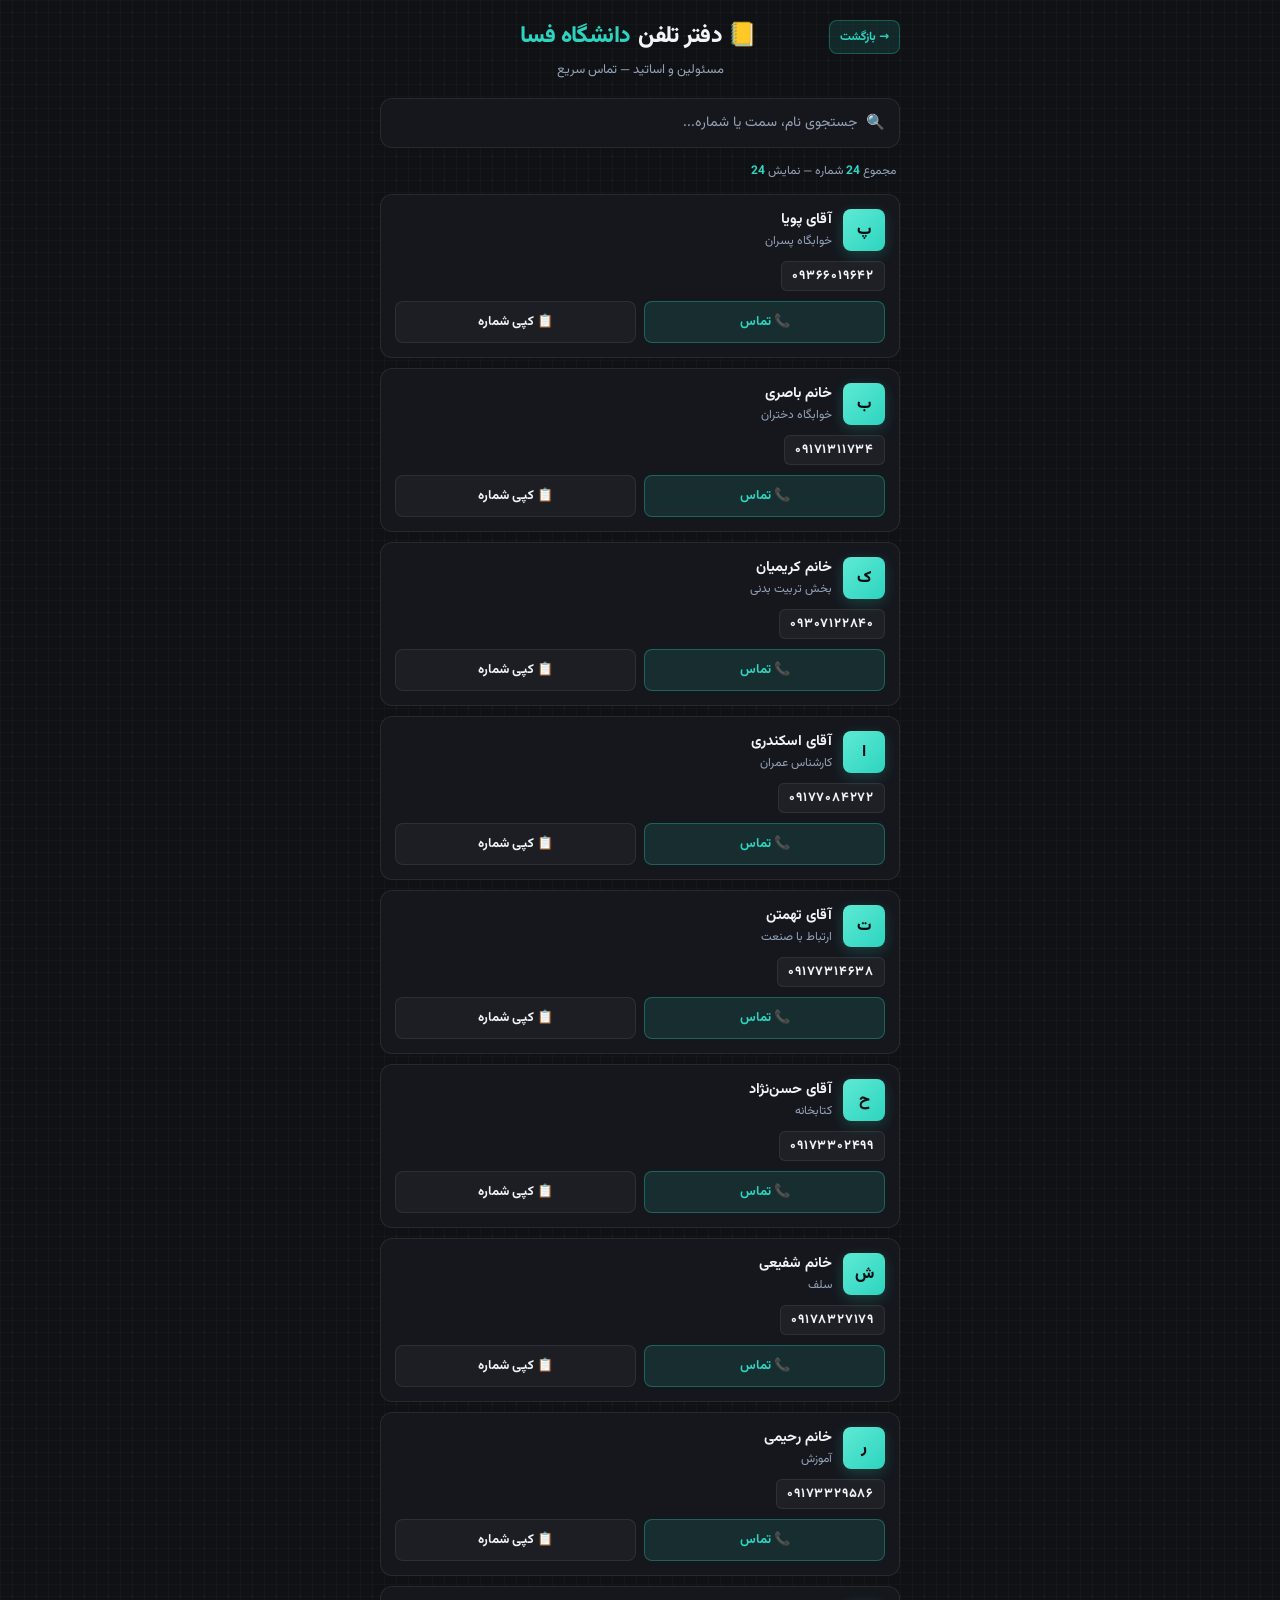
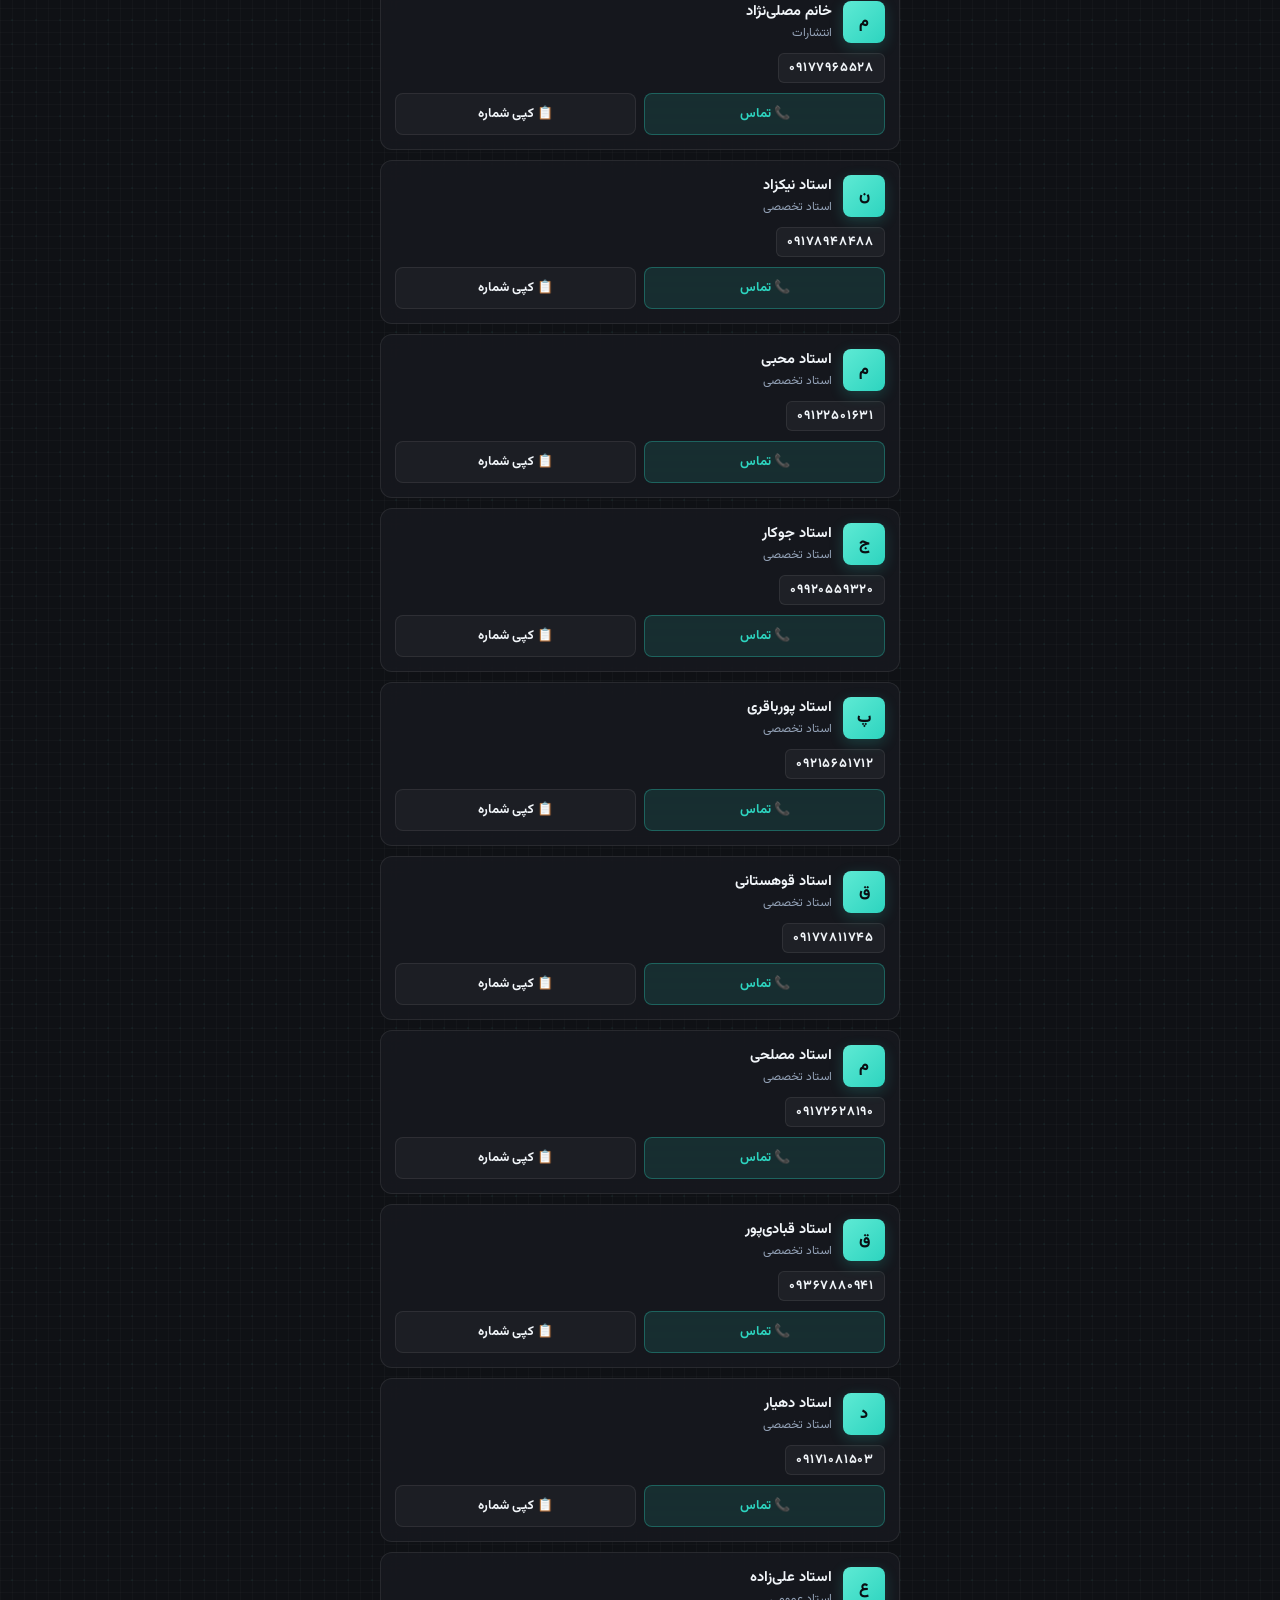
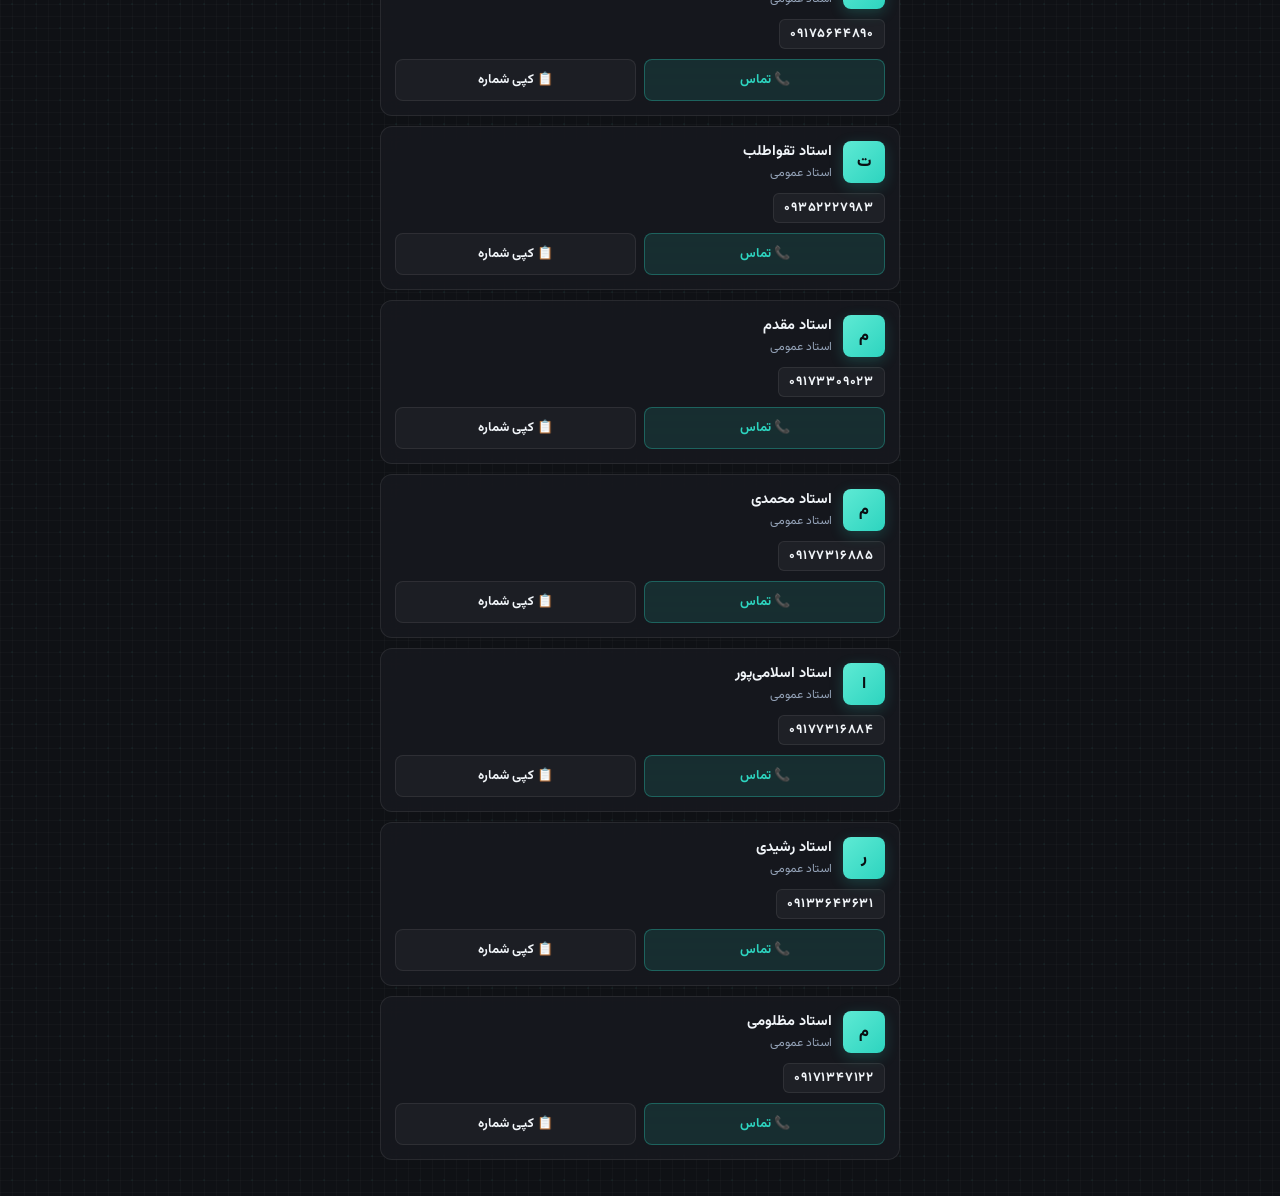
<file: phoneBook.html>
<!DOCTYPE html>
<html lang="fa" dir="rtl">
<head>
  <meta charset="UTF-8" />
  <meta name="viewport" content="width=device-width, initial-scale=1.0, viewport-fit=cover" />
  <title>دفتر تلفن | دانشگاه فسا</title>
  <meta name="theme-color" content="#0f1115" />

  <link rel="preconnect" href="https://fonts.googleapis.com" />
  <link rel="preconnect" href="https://fonts.gstatic.com" crossorigin />
  <link href="https://fonts.googleapis.com/css2?family=Vazirmatn:wght@400;500;700;800&display=swap" rel="stylesheet" />

  <script src="https://telegram.org/js/telegram-web-app.js" defer></script>

  <style>
    :root {
      --bg-dark: #0f1115;
      --surface-card: #181a20;
      --accent: #2dd4bf;
      --accent-light: #5eead4;
      --accent-muted: rgba(45, 212, 191, 0.12);
      --border-color: rgba(255, 255, 255, 0.08);
      --text-main: #f1f5f9;
      --text-sub: #94a3b8;
      --radius-main: 12px;
      --radius-sub: 8px;
      --ease-out-expo: cubic-bezier(0.16, 1, 0.3, 1);
      --ease-out-soft: cubic-bezier(0.22, 1, 0.36, 1);
      --ease-spring: cubic-bezier(0.34, 1.56, 0.64, 1);
    }

    *, *::before, *::after {
      box-sizing: border-box;
      margin: 0;
      padding: 0;
      -webkit-tap-highlight-color: transparent;
    }

    html { -webkit-text-size-adjust: 100%; text-size-adjust: 100%; }

    body {
      font-family: 'Vazirmatn', system-ui, -apple-system, BlinkMacSystemFont, 'Segoe UI', sans-serif;
      background-color: var(--bg-dark);
      background-image:
        radial-gradient(rgba(45, 212, 191, 0.045) 1px, transparent 0),
        linear-gradient(to right, rgba(255, 255, 255, 0.018) 1px, transparent 1px),
        linear-gradient(to bottom, rgba(255, 255, 255, 0.018) 1px, transparent 1px);
      background-size: 24px 24px, 12px 12px, 12px 12px;
      color: var(--text-main);
      min-height: 100vh;
      min-height: 100dvh;
      display: flex;
      justify-content: center;
      padding:
        max(20px, env(safe-area-inset-top))
        max(16px, env(safe-area-inset-right))
        max(36px, env(safe-area-inset-bottom))
        max(16px, env(safe-area-inset-left));
      overflow-x: hidden;
    }

    .container {
      width: 100%;
      max-width: clamp(300px, 92vw, 480px);
      display: flex;
      flex-direction: column;
      gap: clamp(10px, 2.5vw, 14px);
    }

    header {
      display: flex;
      flex-direction: column;
      align-items: center;
      text-align: center;
      margin-bottom: 4px;
      gap: 6px;
    }

    .header-top {
      width: 100%;
      display: flex;
      align-items: center;
      justify-content: space-between;
      gap: 8px;
    }

    .header-spacer { width: 68px; flex-shrink: 0; }

    .brand-title {
      font-size: clamp(19px, 4.8vw, 23px);
      font-weight: 800;
      letter-spacing: -0.4px;
      display: flex;
      align-items: center;
      justify-content: center;
      gap: 7px;
      line-height: 1.3;
    }

    .brand-title span { color: var(--accent); }

    .brand-subtitle {
      font-size: clamp(11.5px, 3vw, 13px);
      color: var(--text-sub);
    }

    .back-home {
      display: inline-flex;
      align-items: center;
      justify-content: center;
      gap: 4px;
      padding: 6px 10px;
      min-height: 34px;
      font-size: 12px;
      font-weight: 700;
      color: var(--accent);
      background: var(--accent-muted);
      border: 1px solid rgba(45, 212, 191, 0.3);
      border-radius: var(--radius-sub);
      text-decoration: none;
      flex-shrink: 0;
      transition: background-color 0.24s var(--ease-out-soft), color 0.2s ease, transform 0.18s var(--ease-spring);
    }

    @media (hover: hover) {
      .back-home:hover { background: rgba(45, 212, 191, 0.2); }
    }

    .back-home:active {
      background: var(--accent);
      color: #0a0e12;
      transform: scale(0.96);
    }

    .search-wrap {
      position: relative;
      border-radius: var(--radius-main);
      border: 1px solid var(--border-color);
      background: rgba(24, 26, 32, 0.75);
      backdrop-filter: blur(10px);
      -webkit-backdrop-filter: blur(10px);
      transition: border-color 0.28s var(--ease-out-soft), box-shadow 0.28s var(--ease-out-soft);
    }

    .search-wrap:focus-within {
      border-color: rgba(45, 212, 191, 0.45);
      box-shadow: 0 0 0 3px rgba(45, 212, 191, 0.12);
    }

    .search-wrap input {
      width: 100%;
      min-height: 48px;
      padding: 12px 42px 12px 16px;
      background: transparent;
      border: none;
      outline: none;
      color: var(--text-main);
      font-family: inherit;
      font-size: 14px;
    }

    .search-wrap input::placeholder { color: var(--text-sub); }

    .search-icon {
      position: absolute;
      right: 14px;
      top: 50%;
      transform: translateY(-50%);
      color: var(--text-sub);
      font-size: 15px;
      pointer-events: none;
    }

    .count-bar {
      font-size: 12px;
      color: var(--text-sub);
      padding: 0 4px;
    }

    .count-bar b { color: var(--accent); }

    .list {
      display: flex;
      flex-direction: column;
      gap: 10px;
    }

    .card {
      border-radius: var(--radius-main);
      border: 1px solid var(--border-color);
      background: rgba(24, 26, 32, 0.75);
      backdrop-filter: blur(10px);
      -webkit-backdrop-filter: blur(10px);
      padding: 14px;
      contain: layout style;
      opacity: 0;
      transform: translateY(8px);
      animation: cardFadeIn 0.55s var(--ease-out-expo) forwards;
      transition: border-color 0.28s var(--ease-out-soft), transform 0.35s var(--ease-out-expo);
    }

    @keyframes cardFadeIn {
      to { opacity: 1; transform: translateY(0); }
    }

    @media (hover: hover) {
      .card:hover { border-color: rgba(45, 212, 191, 0.38); }
    }

    .card:focus-within { border-color: rgba(45, 212, 191, 0.42); }

    .card-top {
      display: flex;
      align-items: center;
      gap: 11px;
      margin-bottom: 10px;
    }

    .avatar {
      width: 42px;
      height: 42px;
      border-radius: var(--radius-sub);
      display: grid;
      place-items: center;
      font-weight: 800;
      color: #0a0e12;
      background: linear-gradient(135deg, var(--accent-light), var(--accent));
      flex-shrink: 0;
      font-size: 16px;
      box-shadow: 0 4px 14px rgba(45, 212, 191, 0.22);
    }

    .info { flex: 1; min-width: 0; }

    .name {
      font-weight: 700;
      font-size: 14.5px;
      color: var(--text-main);
      line-height: 1.4;
    }

    .role {
      font-size: 12px;
      color: var(--text-sub);
      margin-top: 2px;
    }

    .phone-pill {
      display: inline-block;
      direction: ltr;
      font-family: 'Vazirmatn', monospace;
      font-size: 13px;
      font-weight: 700;
      color: var(--text-main);
      background: rgba(255, 255, 255, 0.04);
      border: 1px solid var(--border-color);
      border-radius: 6px;
      padding: 4px 10px;
      margin-bottom: 10px;
      letter-spacing: 0.8px;
    }

    .actions { display: flex; gap: 8px; }

    .btn {
      flex: 1;
      min-height: 42px;
      padding: 9px 10px;
      border-radius: var(--radius-sub);
      border: 1px solid var(--border-color);
      background: rgba(255, 255, 255, 0.03);
      color: var(--text-main);
      font-family: inherit;
      font-size: 13px;
      font-weight: 700;
      cursor: pointer;
      text-decoration: none;
      text-align: center;
      display: flex;
      align-items: center;
      justify-content: center;
      gap: 6px;
      transition:
        background-color 0.24s var(--ease-out-soft),
        color 0.2s ease,
        border-color 0.24s var(--ease-out-soft),
        transform 0.18s var(--ease-spring);
    }

    @media (hover: hover) {
      .btn:hover {
        background: rgba(255, 255, 255, 0.07);
        border-color: rgba(255, 255, 255, 0.16);
      }
      .btn-call:hover {
        background: rgba(45, 212, 191, 0.2);
        border-color: rgba(45, 212, 191, 0.5);
      }
    }

    .btn:active { transform: scale(0.98); }

    .btn-call {
      background: var(--accent-muted);
      border-color: rgba(45, 212, 191, 0.32);
      color: var(--accent);
    }

    .btn-call:active,
    .btn-copy:active {
      background: var(--accent);
      color: #0a0e12;
      border-color: var(--accent);
    }

    .empty {
      text-align: center;
      color: var(--text-sub);
      padding: 32px 16px;
      font-size: 13.5px;
      border-radius: var(--radius-main);
      border: 1px dashed var(--border-color);
      background: rgba(24, 26, 32, 0.45);
    }

    .toast {
      position: fixed;
      bottom: max(22px, env(safe-area-inset-bottom));
      left: 50%;
      transform: translateX(-50%) translateY(20px);
      background: var(--accent);
      color: #0a0e12;
      padding: 10px 18px;
      border-radius: var(--radius-sub);
      font-family: inherit;
      font-size: 13px;
      font-weight: 800;
      opacity: 0;
      visibility: hidden;
      transition:
        transform 0.4s var(--ease-out-expo),
        opacity 0.32s var(--ease-out-soft),
        visibility 0.32s var(--ease-out-soft);
      z-index: 100;
      pointer-events: none;
      box-shadow: 0 8px 24px rgba(0, 0, 0, 0.45);
      white-space: nowrap;
    }

    .toast.show {
      transform: translateX(-50%) translateY(0);
      opacity: 1;
      visibility: visible;
    }

    @media (min-width: 768px) {
      .container { max-width: 520px; }
    }

    @media (prefers-reduced-motion: reduce) {
      *, *::before, *::after {
        animation-duration: 0.01ms !important;
        animation-iteration-count: 1 !important;
        transition-duration: 0.01ms !important;
        opacity: 1 !important;
        transform: none !important;
      }
    }
  </style>
</head>
<body>
  <main class="container">
    <header>
      <div class="header-top">
        <a href="index.html" class="back-home" onclick="triggerHaptic()">→ بازگشت</a>
        <h1 class="brand-title">📒 دفتر تلفن <span>دانشگاه فسا</span></h1>
        <span class="header-spacer" aria-hidden="true"></span>
      </div>
      <p class="brand-subtitle">مسئولین و اساتید — تماس سریع</p>
    </header>

    <div class="search-wrap">
      <input type="search" id="search" placeholder="جستجوی نام، سمت یا شماره..." autocomplete="off" />
      <span class="search-icon" aria-hidden="true">🔍</span>
    </div>

    <div class="count-bar" id="countBar"></div>

    <section class="list" id="list"></section>
    <p class="empty" id="empty" hidden>موردی پیدا نشد 🤷</p>
  </main>

  <div class="toast" id="toast" role="status" aria-live="polite"></div>

  <script>
    "use strict";

    const tg = window.Telegram?.WebApp;

    function triggerHaptic(style = "light") {
      if (tg?.HapticFeedback?.impactOccurred) {
        tg.HapticFeedback.impactOccurred(style);
      }
    }

    const CONTACTS = [
      { id: 1,  name: "آقای پویا",        role: "خوابگاه پسران",     phone: "+989366019642" },
      { id: 2,  name: "خانم باصری",       role: "خوابگاه دختران",    phone: "+989171311734" },
      { id: 3,  name: "خانم کریمیان",     role: "بخش تربیت بدنی",    phone: "+989307122840" },
      { id: 4,  name: "آقای اسکندری",     role: "کارشناس عمران",     phone: "+989177084272" },
      { id: 5,  name: "آقای تهمتن",       role: "ارتباط با صنعت",    phone: "+989177314638" },
      { id: 6,  name: "آقای حسن‌نژاد",    role: "کتابخانه",          phone: "+989173302499" },
      { id: 7,  name: "خانم شفیعی",       role: "سلف",               phone: "+989178327179" },
      { id: 8,  name: "خانم رحیمی",       role: "آموزش",             phone: "+989173329586" },
      { id: 9,  name: "خانم مصلی‌نژاد",   role: "انتشارات",          phone: "+989177965528" },
      { id: 10, name: "استاد نیکزاد",     role: "استاد تخصصی",       phone: "+989178948488" },
      { id: 11, name: "استاد محبی",       role: "استاد تخصصی",       phone: "+989122501631" },
      { id: 12, name: "استاد جوکار",      role: "استاد تخصصی",       phone: "+989920559320" },
      { id: 13, name: "استاد پورباقری",   role: "استاد تخصصی",       phone: "+989215651712" },
      { id: 14, name: "استاد قوهستانی",   role: "استاد تخصصی",       phone: "+989177811745" },
      { id: 15, name: "استاد مصلحی",      role: "استاد تخصصی",       phone: "+989172628190" },
      { id: 16, name: "استاد قبادی‌پور",  role: "استاد تخصصی",       phone: "+989367880941" },
      { id: 17, name: "استاد دهیار",      role: "استاد تخصصی",       phone: "+989171081503" },
      { id: 18, name: "استاد علی‌زاده",   role: "استاد عمومی",       phone: "+989175644890" },
      { id: 19, name: "استاد تقواطلب",    role: "استاد عمومی",       phone: "+989352227983" },
      { id: 20, name: "استاد مقدم",       role: "استاد عمومی",       phone: "+989173309023" },
      { id: 21, name: "استاد محمدی",      role: "استاد عمومی",       phone: "+989177316885" },
      { id: 22, name: "استاد اسلامی‌پور", role: "استاد عمومی",       phone: "+989177316884" },
      { id: 23, name: "استاد رشیدی",      role: "استاد عمومی",       phone: "+989133643631" },
      { id: 24, name: "استاد مظلومی",     role: "استاد عمومی",       phone: "+989171347122" },
    ];

    /* نرمال‌سازی کامل: ی/ک عربی، نیم‌فاصله، اعراب، کاراکترهای جهت */
    function normalizeFa(s) {
      return String(s).toLowerCase()
        .replace(/[يى]/g, "ی")
        .replace(/[كک]/g, "ک")
        .replace(/[\u200C\u200E\u200F]/g, " ")
        .replace(/[ًٌٍَُِّْ]/g, "")
        .replace(/\s+/g, " ")
        .trim();
    }

    function formatPhoneFa(phone) {
      const digits = phone.replace(/\D/g, "");
      const local = "0" + digits.slice(2);
      return local.replace(/\d/g, d => "۰۱۲۳۴۵۶۷۸۹"[d])
                  .replace(/^(\d{4})(\d{3})(\d+)$/, "$1 $2 $3");
    }

    function escapeHtml(s) {
      return String(s).replace(/[&<>"']/g, m => ({
        "&": "&amp;", "<": "&lt;", ">": "&gt;", '"': "&quot;", "'": "&#39;"
      }[m]));
    }

    const $list   = document.getElementById("list");
    const $search = document.getElementById("search");
    const $empty  = document.getElementById("empty");
    const $count  = document.getElementById("countBar");
    const $toast  = document.getElementById("toast");

    // پیش‌محاسبهٔ فیلدهای نرمال برای جستجوی سریع
    const CONTACTS_NORM = CONTACTS.map(c => {
      const localPhone = "0" + c.phone.replace(/\D/g, "").slice(2);
      return {
        raw: c,
        name: normalizeFa(c.name),
        role: normalizeFa(c.role),
        phone: c.phone,
        localPhone
      };
    });

    let query = "";
    let toastTimer;
    let searchTimer = null;

    function toast(msg) {
      $toast.textContent = msg;
      $toast.classList.add("show");
      clearTimeout(toastTimer);
      toastTimer = setTimeout(() => $toast.classList.remove("show"), 1800);
    }

    function getFiltered() {
      const q = normalizeFa(query);
      if (!q) return CONTACTS;
      const out = [];
      for (const n of CONTACTS_NORM) {
        if (n.name.includes(q) ||
            n.role.includes(q) ||
            n.phone.includes(q) ||
            n.localPhone.includes(q)) {
          out.push(n.raw);
        }
      }
      return out;
    }

    function render() {
      const list = getFiltered();
      $count.innerHTML = `مجموع <b>${CONTACTS.length}</b> شماره — نمایش <b>${list.length}</b>`;
      $empty.hidden = list.length > 0;

      const frag = document.createDocumentFragment();
      list.forEach((c, index) => {
        const card = renderCard(c);
        card.style.animationDelay = `${Math.min(index * 0.03, 0.3)}s`;
        frag.appendChild(card);
      });

      $list.replaceChildren(frag);
    }

    function renderCard(c) {
      const initial = c.name.replace(/^(آقای|خانم|استاد)\s+/, "").charAt(0);
      const card = document.createElement("article");
      card.className = "card";
      card.innerHTML = `
        <div class="card-top">
          <div class="avatar">${escapeHtml(initial)}</div>
          <div class="info">
            <div class="name">${escapeHtml(c.name)}</div>
            <div class="role">${escapeHtml(c.role)}</div>
          </div>
        </div>
        <div class="phone-pill" dir="ltr">${formatPhoneFa(c.phone)}</div>
        <div class="actions">
          <a class="btn btn-call" href="tel:${c.phone}" onclick="triggerHaptic()">📞 تماس</a>
          <button class="btn btn-copy" type="button">📋 کپی شماره</button>
        </div>
      `;
      card.querySelector(".btn-copy").addEventListener("click", () => {
        triggerHaptic("light");
        copyPhone(c.phone);
      });
      return card;
    }

    function copyPhone(phone) {
      const localPhone = "0" + phone.replace(/\D/g, "").slice(2);
      const done = () => toast("شماره کپی شد ✅");
      if (navigator.clipboard && navigator.clipboard.writeText) {
        navigator.clipboard.writeText(localPhone).then(done).catch(() => fallbackCopy(localPhone, done));
      } else {
        fallbackCopy(localPhone, done);
      }
    }

    function fallbackCopy(text, cb) {
      const ta = document.createElement("textarea");
      ta.value = text;
      ta.style.position = "fixed";
      ta.style.opacity = "0";
      document.body.appendChild(ta);
      ta.select();
      try {
        document.execCommand("copy");
        cb();
      } catch {
        toast("کپی نشد ❌");
      }
      document.body.removeChild(ta);
    }

    $search.addEventListener("input", e => {
      query = e.target.value;
      clearTimeout(searchTimer);
      searchTimer = setTimeout(render, 120);
    });

    $search.addEventListener("keydown", e => {
      if (e.key === "Escape") {
        $search.value = "";
        query = "";
        render();
      }
    });

    function handleBackToHome() {
      triggerHaptic("light");
      window.location.href = "index.html";
    }

    render();

    window.addEventListener("DOMContentLoaded", () => {
      if (!tg) return;
      tg.ready();
      if (typeof tg.setHeaderColor === "function") tg.setHeaderColor("#0f1115");
      if (typeof tg.setBackgroundColor === "function") tg.setBackgroundColor("#0f1115");
      if (tg.BackButton) {
        tg.BackButton.show();
        if (typeof tg.BackButton.offClick === "function") {
          tg.BackButton.offClick(handleBackToHome);
        }
        tg.BackButton.onClick(handleBackToHome);
      }
    });
  </script>
</body>
</html>
</file>
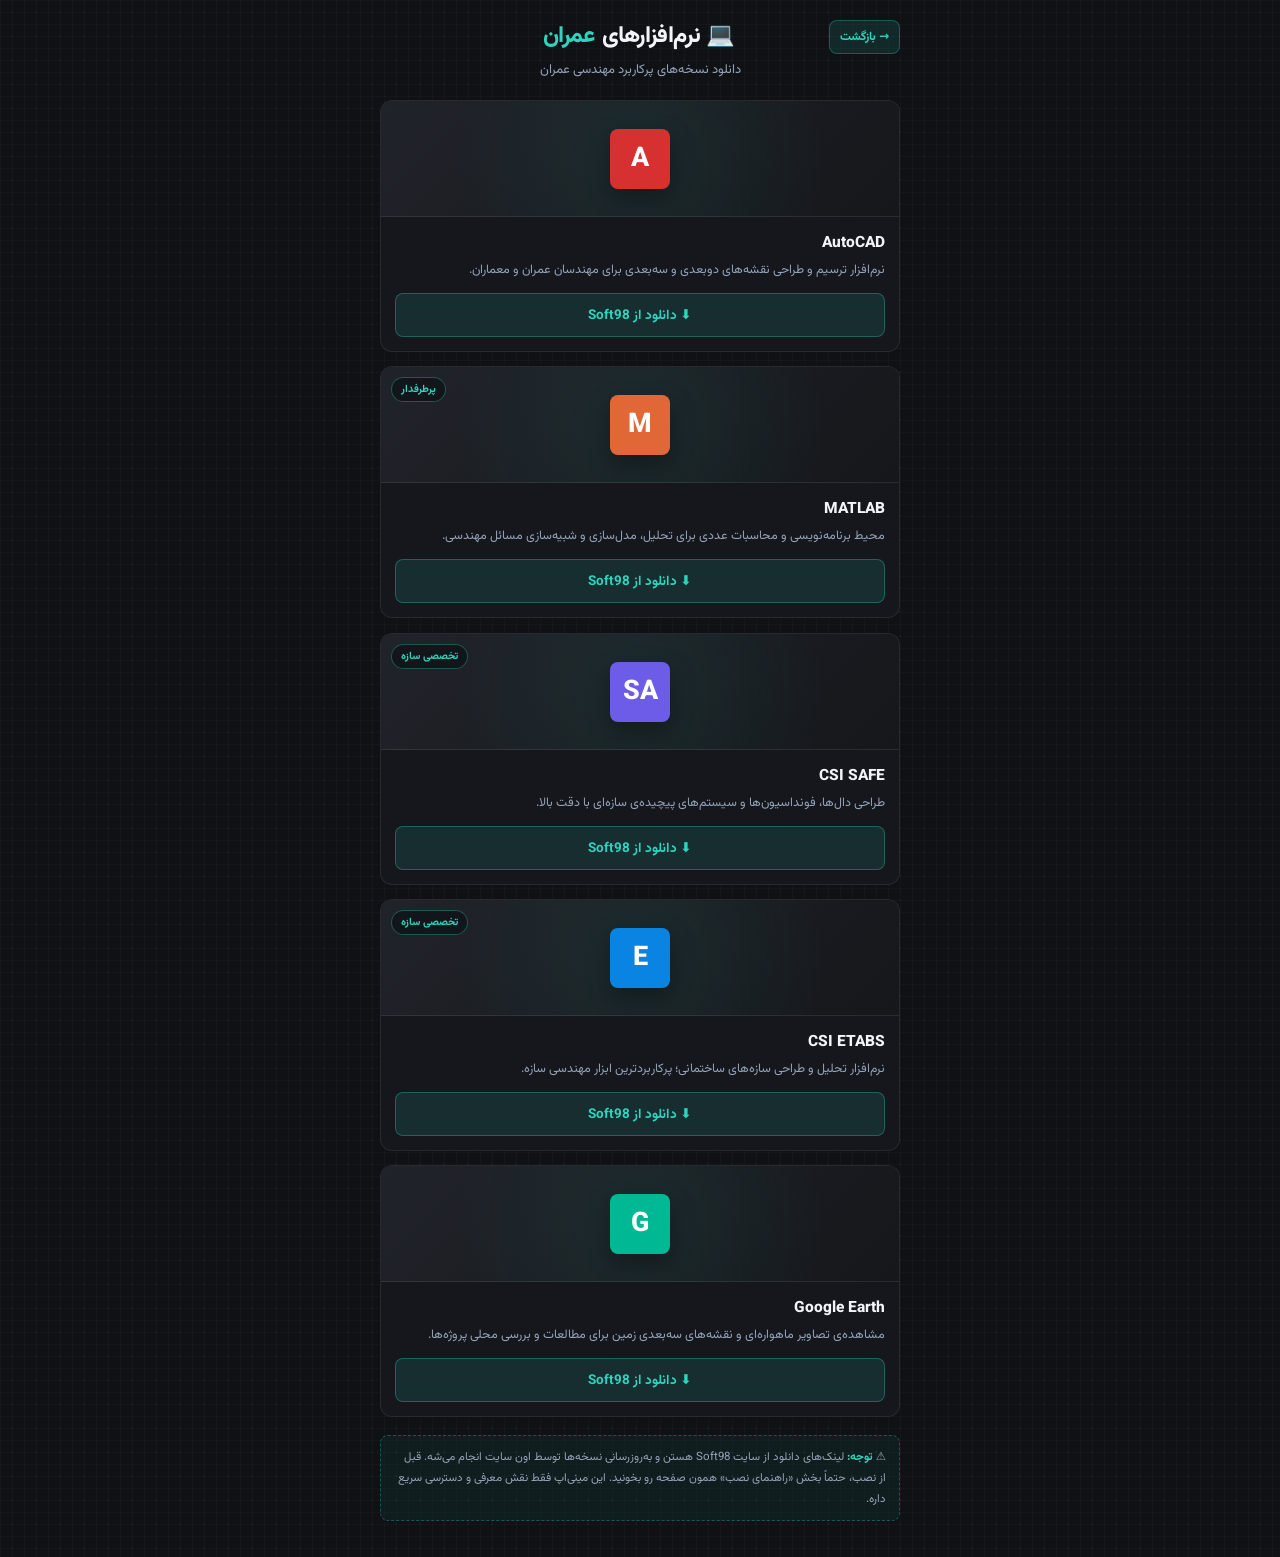
<file: software.html>
<!DOCTYPE html>
<html lang="fa" dir="rtl">
<head>
  <meta charset="UTF-8" />
  <meta name="viewport" content="width=device-width, initial-scale=1.0, viewport-fit=cover" />
  <title>نرم‌افزارها | منابع عمران فسا</title>
  <meta name="theme-color" content="#0f1115" />

  <link rel="preconnect" href="https://fonts.googleapis.com" />
  <link rel="preconnect" href="https://fonts.gstatic.com" crossorigin />
  <link href="https://fonts.googleapis.com/css2?family=Vazirmatn:wght@400;500;700;800&display=swap" rel="stylesheet" />

  <script src="https://telegram.org/js/telegram-web-app.js" defer></script>

  <style>
    :root {
      --bg-dark: #0f1115;
      --surface-card: #181a20;
      --accent: #2dd4bf;
      --accent-light: #5eead4;
      --accent-muted: rgba(45, 212, 191, 0.12);
      --border-color: rgba(255, 255, 255, 0.08);
      --text-main: #f1f5f9;
      --text-sub: #94a3b8;
      --radius-main: 12px;
      --radius-sub: 8px;
      --ease-out-expo: cubic-bezier(0.16, 1, 0.3, 1);
      --ease-out-soft: cubic-bezier(0.22, 1, 0.36, 1);
      --ease-spring: cubic-bezier(0.34, 1.56, 0.64, 1);
    }

    *, *::before, *::after {
      box-sizing: border-box;
      margin: 0;
      padding: 0;
      -webkit-tap-highlight-color: transparent;
    }

    html { -webkit-text-size-adjust: 100%; text-size-adjust: 100%; }

    body {
      font-family: 'Vazirmatn', system-ui, -apple-system, BlinkMacSystemFont, 'Segoe UI', sans-serif;
      background-color: var(--bg-dark);
      background-image:
        radial-gradient(rgba(45, 212, 191, 0.045) 1px, transparent 0),
        linear-gradient(to right, rgba(255, 255, 255, 0.018) 1px, transparent 1px),
        linear-gradient(to bottom, rgba(255, 255, 255, 0.018) 1px, transparent 1px);
      background-size: 24px 24px, 12px 12px, 12px 12px;
      color: var(--text-main);
      min-height: 100vh;
      min-height: 100dvh;
      display: flex;
      justify-content: center;
      padding:
        max(20px, env(safe-area-inset-top))
        max(16px, env(safe-area-inset-right))
        max(36px, env(safe-area-inset-bottom))
        max(16px, env(safe-area-inset-left));
      overflow-x: hidden;
    }

    .container {
      width: 100%;
      max-width: clamp(300px, 92vw, 480px);
      display: flex;
      flex-direction: column;
      gap: clamp(10px, 2.5vw, 14px);
    }

    header {
      display: flex;
      flex-direction: column;
      align-items: center;
      text-align: center;
      margin-bottom: 6px;
      gap: 6px;
    }

    .header-top {
      width: 100%;
      display: flex;
      align-items: center;
      justify-content: space-between;
      gap: 8px;
    }

    .header-spacer { width: 68px; flex-shrink: 0; }

    .brand-title {
      font-size: clamp(19px, 4.8vw, 23px);
      font-weight: 800;
      letter-spacing: -0.4px;
      display: flex;
      align-items: center;
      justify-content: center;
      gap: 7px;
      line-height: 1.3;
    }

    .brand-title span { color: var(--accent); }

    .brand-subtitle {
      font-size: clamp(11.5px, 3vw, 13px);
      color: var(--text-sub);
    }

    .back-home {
      display: inline-flex;
      align-items: center;
      justify-content: center;
      gap: 4px;
      padding: 6px 10px;
      min-height: 34px;
      font-size: 12px;
      font-weight: 700;
      color: var(--accent);
      background: var(--accent-muted);
      border: 1px solid rgba(45, 212, 191, 0.3);
      border-radius: var(--radius-sub);
      text-decoration: none;
      flex-shrink: 0;
      transition: background-color 0.24s var(--ease-out-soft), color 0.2s ease, transform 0.18s var(--ease-spring);
    }

    @media (hover: hover) {
      .back-home:hover { background: rgba(45, 212, 191, 0.2); }
    }

    .back-home:active {
      background: var(--accent);
      color: #0a0e12;
      transform: scale(0.96);
    }

    .software-card {
      border-radius: var(--radius-main);
      border: 1px solid var(--border-color);
      background: rgba(24, 26, 32, 0.75);
      backdrop-filter: blur(10px);
      -webkit-backdrop-filter: blur(10px);
      overflow: hidden;
      contain: layout style;
      opacity: 0;
      transform: translateY(10px);
      animation: cardEnter 0.6s var(--ease-out-expo) forwards;
      transition: border-color 0.3s var(--ease-out-soft), transform 0.4s var(--ease-out-expo);
    }

    .software-card:nth-of-type(1) { animation-delay: 0.04s; }
    .software-card:nth-of-type(2) { animation-delay: 0.09s; }
    .software-card:nth-of-type(3) { animation-delay: 0.14s; }
    .software-card:nth-of-type(4) { animation-delay: 0.19s; }
    .software-card:nth-of-type(5) { animation-delay: 0.24s; }
    .software-card:nth-of-type(n+6) { animation-delay: 0.29s; }

    @keyframes cardEnter {
      to { opacity: 1; transform: translateY(0); }
    }

    @media (hover: hover) {
      .software-card:hover {
        border-color: rgba(45, 212, 191, 0.38);
        transform: translateY(-2px);
      }
    }

    .software-card:focus-within { border-color: rgba(45, 212, 191, 0.42); }

    .preview {
      position: relative;
      width: 100%;
      height: 116px;
      background:
        radial-gradient(circle at 50% 50%, rgba(45, 212, 191, 0.08), transparent 70%),
        linear-gradient(135deg, #202329, #15171b);
      display: flex;
      align-items: center;
      justify-content: center;
      overflow: hidden;
      border-bottom: 1px solid var(--border-color);
    }

    .preview-logo {
      width: 60px;
      height: 60px;
      border-radius: var(--radius-sub);
      display: grid;
      place-items: center;
      font-size: 27px;
      font-weight: 800;
      color: #0a0e12;
      background: linear-gradient(135deg, var(--accent-light), var(--accent));
      box-shadow: 0 8px 22px rgba(0, 0, 0, 0.35);
      transition: transform 0.45s var(--ease-out-expo);
      will-change: transform;
    }

    @media (hover: hover) {
      .software-card:hover .preview-logo {
        transform: scale(1.07) rotate(-2deg);
      }
    }

    .preview-tag {
      position: absolute;
      top: 10px;
      left: 10px;
      font-size: 10.5px;
      background: rgba(15, 17, 21, 0.72);
      color: var(--accent);
      padding: 3px 9px;
      border-radius: 999px;
      border: 1px solid rgba(45, 212, 191, 0.35);
      font-weight: 700;
    }

    .card-body { padding: 14px; }

    .sw-name {
      font-size: 15.5px;
      font-weight: 800;
      color: var(--text-main);
      margin-bottom: 5px;
      display: flex;
      align-items: center;
      gap: 6px;
    }

    .sw-desc {
      font-size: 12.5px;
      color: var(--text-sub);
      line-height: 1.7;
      margin-bottom: 12px;
    }

    .btn-download {
      display: flex;
      align-items: center;
      justify-content: center;
      gap: 8px;
      width: 100%;
      min-height: 44px;
      padding: 10px 14px;
      background: var(--accent-muted);
      border: 1px solid rgba(45, 212, 191, 0.32);
      color: var(--accent);
      font-family: inherit;
      font-size: 13.5px;
      font-weight: 700;
      border-radius: var(--radius-sub);
      cursor: pointer;
      text-decoration: none;
      transition:
        background-color 0.24s var(--ease-out-soft),
        color 0.2s ease,
        border-color 0.24s var(--ease-out-soft),
        transform 0.18s var(--ease-spring);
    }

    @media (hover: hover) {
      .btn-download:hover {
        background: rgba(45, 212, 191, 0.2);
        border-color: rgba(45, 212, 191, 0.55);
      }
    }

    .btn-download:active {
      background: var(--accent);
      color: #0a0e12;
      border-color: var(--accent);
      transform: scale(0.985);
    }

    .notice {
      font-size: 11.5px;
      color: var(--text-sub);
      background: rgba(45, 212, 191, 0.06);
      border: 1px dashed rgba(45, 212, 191, 0.32);
      border-radius: var(--radius-sub);
      padding: 11px 13px;
      line-height: 1.8;
      margin-top: 4px;
    }

    .notice b { color: var(--accent); }

    @media (min-width: 768px) {
      .container { max-width: 520px; }
    }

    @media (prefers-reduced-motion: reduce) {
      *, *::before, *::after {
        animation-duration: 0.01ms !important;
        animation-iteration-count: 1 !important;
        transition-duration: 0.01ms !important;
        opacity: 1 !important;
        transform: none !important;
      }
    }
  </style>
</head>
<body>
  <main class="container">
    <header>
      <div class="header-top">
        <a href="index.html" class="back-home" onclick="triggerHaptic()">→ بازگشت</a>
        <h1 class="brand-title">💻 نرم‌افزارهای <span>عمران</span></h1>
        <span class="header-spacer" aria-hidden="true"></span>
      </div>
      <p class="brand-subtitle">دانلود نسخه‌های پرکاربرد مهندسی عمران</p>
    </header>

    <article class="software-card">
      <div class="preview">
        <div class="preview-logo" style="background:#d63031; color:#fff;">A</div>
      </div>
      <div class="card-body">
        <h2 class="sw-name">AutoCAD</h2>
        <p class="sw-desc">نرم‌افزار ترسیم و طراحی نقشه‌های دوبعدی و سه‌بعدی برای مهندسان عمران و معماران.</p>
        <a class="btn-download" href="https://soft98.ir/software/engineering/2355-%D8%A7%D8%AA%D9%88%DA%A9%D8%AF-%D9%BE%D9%86%D8%AC.html" target="_blank" rel="noopener noreferrer" onclick="openDownload(event, this.href)">
          ⬇️ دانلود از Soft98
        </a>
      </div>
    </article>

    <article class="software-card">
      <div class="preview">
        <div class="preview-logo" style="background:#e16737; color:#fff;">M</div>
        <span class="preview-tag">پرطرفدار</span>
      </div>
      <div class="card-body">
        <h2 class="sw-name">MATLAB</h2>
        <p class="sw-desc">محیط برنامه‌نویسی و محاسبات عددی برای تحلیل، مدل‌سازی و شبیه‌سازی مسائل مهندسی.</p>
        <a class="btn-download" href="https://soft98.ir/software/engineering/1291-%D8%AF%D8%A7%D9%86%D9%84%D9%88%E2%80%8C%D8%AF%E2%80%8C-%D9%85%D8%AA%D9%84%D8%A8-%D9%87%D9%81%D8%AA.html" target="_blank" rel="noopener noreferrer" onclick="openDownload(event, this.href)">
          ⬇️ دانلود از Soft98
        </a>
      </div>
    </article>

    <article class="software-card">
      <div class="preview">
        <div class="preview-logo" style="background:#6c5ce7; color:#fff;">SA</div>
        <span class="preview-tag">تخصصی سازه</span>
      </div>
      <div class="card-body">
        <h2 class="sw-name">CSI SAFE</h2>
        <p class="sw-desc">طراحی دال‌ها، فونداسیون‌ها و سیستم‌های پیچیده‌ی سازه‌ای با دقت بالا.</p>
        <a class="btn-download" href="https://soft98.ir/software/engineering/3404-csi_safe.html" target="_blank" rel="noopener noreferrer" onclick="openDownload(event, this.href)">
          ⬇️ دانلود از Soft98
        </a>
      </div>
    </article>

    <article class="software-card">
      <div class="preview">
        <div class="preview-logo" style="background:#0984e3; color:#fff;">E</div>
        <span class="preview-tag">تخصصی سازه</span>
      </div>
      <div class="card-body">
        <h2 class="sw-name">CSI ETABS</h2>
        <p class="sw-desc">نرم‌افزار تحلیل و طراحی سازه‌های ساختمانی؛ پرکاربردترین ابزار مهندسی سازه.</p>
        <a class="btn-download" href="https://soft98.ir/software/engineering/2361-csi-etabs.html" target="_blank" rel="noopener noreferrer" onclick="openDownload(event, this.href)">
          ⬇️ دانلود از Soft98
        </a>
      </div>
    </article>

    <article class="software-card">
      <div class="preview">
        <div class="preview-logo" style="background:#00b894; color:#fff;">G</div>
      </div>
      <div class="card-body">
        <h2 class="sw-name">Google Earth</h2>
        <p class="sw-desc">مشاهده‌ی تصاویر ماهواره‌ای و نقشه‌های سه‌بعدی زمین برای مطالعات و بررسی محلی پروژه‌ها.</p>
        <a class="btn-download" href="https://soft98.ir/internet/325-google-earth.html" target="_blank" rel="noopener noreferrer" onclick="openDownload(event, this.href)">
          ⬇️ دانلود از Soft98
        </a>
      </div>
    </article>

    <div class="notice">
      ⚠️ <b>توجه:</b> لینک‌های دانلود از سایت Soft98 هستن و به‌روزرسانی نسخه‌ها توسط اون سایت انجام می‌شه. قبل از نصب، حتماً بخش «راهنمای نصب» همون صفحه رو بخونید. این مینی‌اپ فقط نقش معرفی و دسترسی سریع داره.
    </div>
  </main>

  <script>
    const tg = window.Telegram?.WebApp;

    function triggerHaptic(style = 'light') {
      if (tg?.HapticFeedback?.impactOccurred) {
        tg.HapticFeedback.impactOccurred(style);
      }
    }

    function openDownload(event, url) {
      triggerHaptic('light');
      if (tg?.openLink) {
        event.preventDefault();
        tg.openLink(url);
      }
    }

    function handleBackToHome() {
      triggerHaptic('light');
      window.location.href = 'index.html';
    }

    window.addEventListener('DOMContentLoaded', () => {
      if (!tg) return;
      tg.ready();
      if (typeof tg.setHeaderColor === 'function') tg.setHeaderColor('#0f1115');
      if (typeof tg.setBackgroundColor === 'function') tg.setBackgroundColor('#0f1115');
      if (tg.BackButton) {
        tg.BackButton.show();
        if (typeof tg.BackButton.offClick === 'function') {
          tg.BackButton.offClick(handleBackToHome);
        }
        tg.BackButton.onClick(handleBackToHome);
      }
    });
  </script>
</body>
</html>
</file>
<file: style.css>
:root {
    --bg-dark: #0f1115;
    --surface-card: #181a20;
    --accent: #2dd4bf;
    --accent-light: #5eead4;
    --accent-muted: rgba(45, 212, 191, 0.12);
    --accent-glow: rgba(45, 212, 191, 0.22);
    --border-color: rgba(255, 255, 255, 0.08);
    --text-main: #f1f5f9;
    --text-sub: #94a3b8;
    --radius-main: 12px;
    --radius-sub: 8px;
    --ease-out-expo: cubic-bezier(0.16, 1, 0.3, 1);
    --ease-out-soft: cubic-bezier(0.22, 1, 0.36, 1);
    --ease-spring: cubic-bezier(0.34, 1.56, 0.64, 1);
}

*,
*::before,
*::after {
    box-sizing: border-box;
    margin: 0;
    padding: 0;
    -webkit-tap-highlight-color: transparent;
}

html {
    -webkit-text-size-adjust: 100%;
    text-size-adjust: 100%;
}

body {
    font-family: 'Vazirmatn', system-ui, -apple-system, BlinkMacSystemFont, 'Segoe UI', sans-serif;
    background-color: var(--bg-dark);
    background-image:
        radial-gradient(rgba(45, 212, 191, 0.045) 1px, transparent 0),
        linear-gradient(to right, rgba(255, 255, 255, 0.018) 1px, transparent 1px),
        linear-gradient(to bottom, rgba(255, 255, 255, 0.018) 1px, transparent 1px);
    background-size: 24px 24px, 12px 12px, 12px 12px;
    color: var(--text-main);
    min-height: 100vh;
    min-height: 100dvh;
    display: flex;
    justify-content: center;
    align-items: center;
    padding:
        max(20px, env(safe-area-inset-top))
        max(16px, env(safe-area-inset-right))
        max(20px, env(safe-area-inset-bottom))
        max(16px, env(safe-area-inset-left));
    overflow-x: hidden;
}

@keyframes fadeSlideUp {
    from {
        opacity: 0;
        transform: translate3d(0, 16px, 0);
    }
    to {
        opacity: 1;
        transform: translate3d(0, 0, 0);
    }
}

.container {
    width: 100%;
    max-width: clamp(300px, 92vw, 480px);
    display: flex;
    flex-direction: column;
    gap: clamp(10px, 2vw, 14px);
}

header {
    text-align: center;
    margin-bottom: clamp(14px, 3vw, 24px);
    animation: fadeSlideUp 0.7s var(--ease-out-expo) both;
}

.brand-title {
    font-size: clamp(20px, 5vw, 24px);
    font-weight: 800;
    color: var(--text-main);
    display: flex;
    align-items: center;
    justify-content: center;
    gap: 8px;
    letter-spacing: -0.4px;
    line-height: 1.3;
}

.brand-subtitle {
    font-size: clamp(11.5px, 3vw, 13px);
    color: var(--text-sub);
    margin-top: 6px;
    font-weight: 400;
    line-height: 1.5;
}

.accordion-group {
    border-radius: var(--radius-main);
    overflow: hidden;
    border: 1px solid var(--border-color);
    background: rgba(24, 26, 32, 0.75);
    backdrop-filter: blur(10px);
    -webkit-backdrop-filter: blur(10px);
    transition: border-color 0.35s var(--ease-out-soft), transform 0.35s var(--ease-out-expo);
    contain: layout style;
    animation: fadeSlideUp 0.7s var(--ease-out-expo) both;
}

.accordion-group:nth-of-type(1) { animation-delay: 0.06s; }
.accordion-group:nth-of-type(2) { animation-delay: 0.12s; }
.accordion-group:nth-of-type(3) { animation-delay: 0.18s; }
.accordion-group:nth-of-type(4) { animation-delay: 0.24s; }
.accordion-group:nth-of-type(5) { animation-delay: 0.30s; }

.accordion-group:focus-within,
.accordion-group:has(.btn-trigger.active) {
    border-color: rgba(45, 212, 191, 0.42);
}

.btn-trigger {
    width: 100%;
    min-height: 52px;
    padding: clamp(13px, 3.5vw, 16px) clamp(14px, 4vw, 18px);
    background: transparent;
    color: var(--text-main);
    border: none;
    font-family: inherit;
    font-size: clamp(14px, 3.8vw, 15.5px);
    font-weight: 700;
    cursor: pointer;
    display: flex;
    align-items: center;
    justify-content: space-between;
    gap: 12px;
    text-align: right;
    transition: background-color 0.28s var(--ease-out-soft), color 0.2s ease;
}

.btn-trigger:focus-visible,
.item-btn:focus-visible,
.chart-back-btn:focus-visible {
    outline: 2px solid var(--accent);
    outline-offset: -2px;
}

@media (hover: hover) {
    .btn-trigger:hover {
        background: rgba(255, 255, 255, 0.04);
    }
}

.btn-trigger:active {
    background: var(--accent-muted);
}

.btn-trigger .btn-title {
    display: flex;
    align-items: center;
    gap: 10px;
    min-width: 0;
}

.btn-trigger .icon {
    font-size: clamp(15px, 4vw, 17px);
    flex-shrink: 0;
}

.btn-trigger .chevron {
    width: 16px;
    height: 16px;
    flex-shrink: 0;
    fill: none;
    stroke: var(--text-sub);
    stroke-width: 2.5;
    stroke-linecap: round;
    stroke-linejoin: round;
    transition: transform 0.42s var(--ease-out-expo), stroke 0.28s ease;
    will-change: transform;
}

.btn-trigger.active .chevron {
    transform: rotate(180deg);
    stroke: var(--accent);
}

.single-btn .link-arrow {
    color: var(--text-sub);
    font-size: 14px;
    flex-shrink: 0;
    transition: transform 0.32s var(--ease-out-expo), color 0.28s ease;
}

@media (hover: hover) {
    .single-btn .btn-trigger:hover .link-arrow {
        color: var(--accent);
        transform: translate3d(-4px, 0, 0);
    }
}

.submenu-content {
    display: grid;
    grid-template-rows: 0fr;
    transition: grid-template-rows 0.42s var(--ease-out-expo);
    background: rgba(15, 17, 21, 0.55);
}

.submenu-content.open {
    grid-template-rows: 1fr;
}

.submenu-inner {
    overflow: hidden;
    padding: 0 12px;
    display: flex;
    flex-direction: column;
    gap: 8px;
    transition: padding 0.42s var(--ease-out-expo);
}

.submenu-content.open .submenu-inner {
    padding: 10px 12px 14px;
    border-top: 1px solid rgba(255, 255, 255, 0.04);
}

.item-btn {
    width: 100%;
    min-height: 46px;
    padding: 11px 14px;
    background: rgba(255, 255, 255, 0.03);
    color: var(--text-main);
    border: 1px solid var(--border-color);
    border-radius: var(--radius-sub);
    font-family: inherit;
    font-size: clamp(13px, 3.5vw, 14px);
    font-weight: 500;
    cursor: pointer;
    text-align: right;
    display: flex;
    align-items: center;
    justify-content: space-between;
    gap: 10px;
    transition:
        background-color 0.24s var(--ease-out-soft),
        border-color 0.24s var(--ease-out-soft),
        color 0.2s ease,
        transform 0.18s var(--ease-spring);
}

.item-btn > span:first-child {
    line-height: 1.45;
}

.submenu-content.open .item-btn {
    animation: fadeSlideUp 0.42s var(--ease-out-expo) both;
}

.submenu-content.open .item-btn:nth-child(1) { animation-delay: 0.05s; }
.submenu-content.open .item-btn:nth-child(2) { animation-delay: 0.09s; }
.submenu-content.open .item-btn:nth-child(3) { animation-delay: 0.13s; }
.submenu-content.open .item-btn:nth-child(4) { animation-delay: 0.17s; }
.submenu-content.open .item-btn:nth-child(5) { animation-delay: 0.21s; }
.submenu-content.open .item-btn:nth-child(6) { animation-delay: 0.25s; }
.submenu-content.open .item-btn:nth-child(7) { animation-delay: 0.29s; }

@media (hover: hover) {
    .item-btn:hover {
        background: rgba(45, 212, 191, 0.08);
        border-color: rgba(45, 212, 191, 0.35);
    }
}

.item-btn:active {
    background: var(--accent);
    color: #0a0e12;
    border-color: var(--accent);
    font-weight: 700;
    transform: scale3d(0.985, 0.985, 1);
}

.item-btn .link-arrow {
    font-size: 13px;
    opacity: 0.6;
    flex-shrink: 0;
    transition: opacity 0.24s ease, transform 0.32s var(--ease-out-expo);
}

@media (hover: hover) {
    .item-btn:hover .link-arrow {
        opacity: 1;
        transform: translate3d(-2px, -2px, 0);
    }

    .item-btn[onclick*="openTopic"]:hover .link-arrow {
        transform: translate3d(-3px, 0, 0);
    }
}

.item-btn:active .link-arrow {
    opacity: 1;
}

.chart-modal {
    position: fixed;
    inset: 0;
    z-index: 9999;
    background: var(--bg-dark);
    display: flex;
    flex-direction: column;
    padding: env(safe-area-inset-top) env(safe-area-inset-right) env(safe-area-inset-bottom) env(safe-area-inset-left);
    opacity: 0;
    visibility: hidden;
    pointer-events: none;
    transform: scale(0.985);
    transition:
        opacity 0.32s var(--ease-out-soft),
        visibility 0.32s var(--ease-out-soft),
        transform 0.42s var(--ease-out-expo);
    will-change: opacity, transform;
}

.chart-modal.open {
    opacity: 1;
    visibility: visible;
    pointer-events: auto;
    transform: scale(1);
}

.chart-modal-bar {
    display: flex;
    align-items: center;
    justify-content: space-between;
    gap: 8px;
    padding: 10px 14px;
    background: var(--surface-card);
    border-bottom: 1px solid var(--border-color);
    flex-shrink: 0;
}

.chart-modal-title {
    font-weight: 800;
    font-size: clamp(13.5px, 3.6vw, 15px);
    color: var(--text-main);
    text-align: center;
}

.chart-modal-spacer {
    width: 72px;
    flex-shrink: 0;
}

.chart-back-btn {
    background: var(--accent-muted);
    border: 1px solid rgba(45, 212, 191, 0.3);
    color: var(--accent);
    padding: 6px 12px;
    min-height: 36px;
    border-radius: var(--radius-sub);
    font-family: inherit;
    font-size: 12.5px;
    font-weight: 700;
    cursor: pointer;
    flex-shrink: 0;
    transition: background-color 0.24s var(--ease-out-soft), color 0.2s ease, transform 0.18s var(--ease-spring);
}

.chart-back-btn:active {
    background: var(--accent);
    color: #0a0e12;
    transform: scale(0.96);
}

.chart-frame {
    flex: 1;
    width: 100%;
    height: 100%;
    border: 0;
    background: var(--bg-dark);
}

.app-footer {
    text-align: center;
    padding: clamp(14px, 3vw, 22px) 8px 4px;
    font-size: clamp(11.5px, 3vw, 13px);
    font-weight: 400;
    color: var(--text-sub);
    line-height: 1.6;
    animation: fadeSlideUp 0.7s var(--ease-out-expo) 0.4s both;
}

.app-footer strong {
    color: var(--accent);
    font-weight: 700;
}

@media (min-width: 768px) {
    body {
        padding: 32px 24px;
    }

    .container {
        max-width: 520px;
    }
}

@supports not ((backdrop-filter: blur(10px)) or (-webkit-backdrop-filter: blur(10px))) {
    .accordion-group {
        background: var(--surface-card);
    }
}

@media (prefers-reduced-motion: reduce) {
    *,
    *::before,
    *::after {
        animation-duration: 0.01ms !important;
        animation-iteration-count: 1 !important;
        transition-duration: 0.01ms !important;
    }
}
</file>
